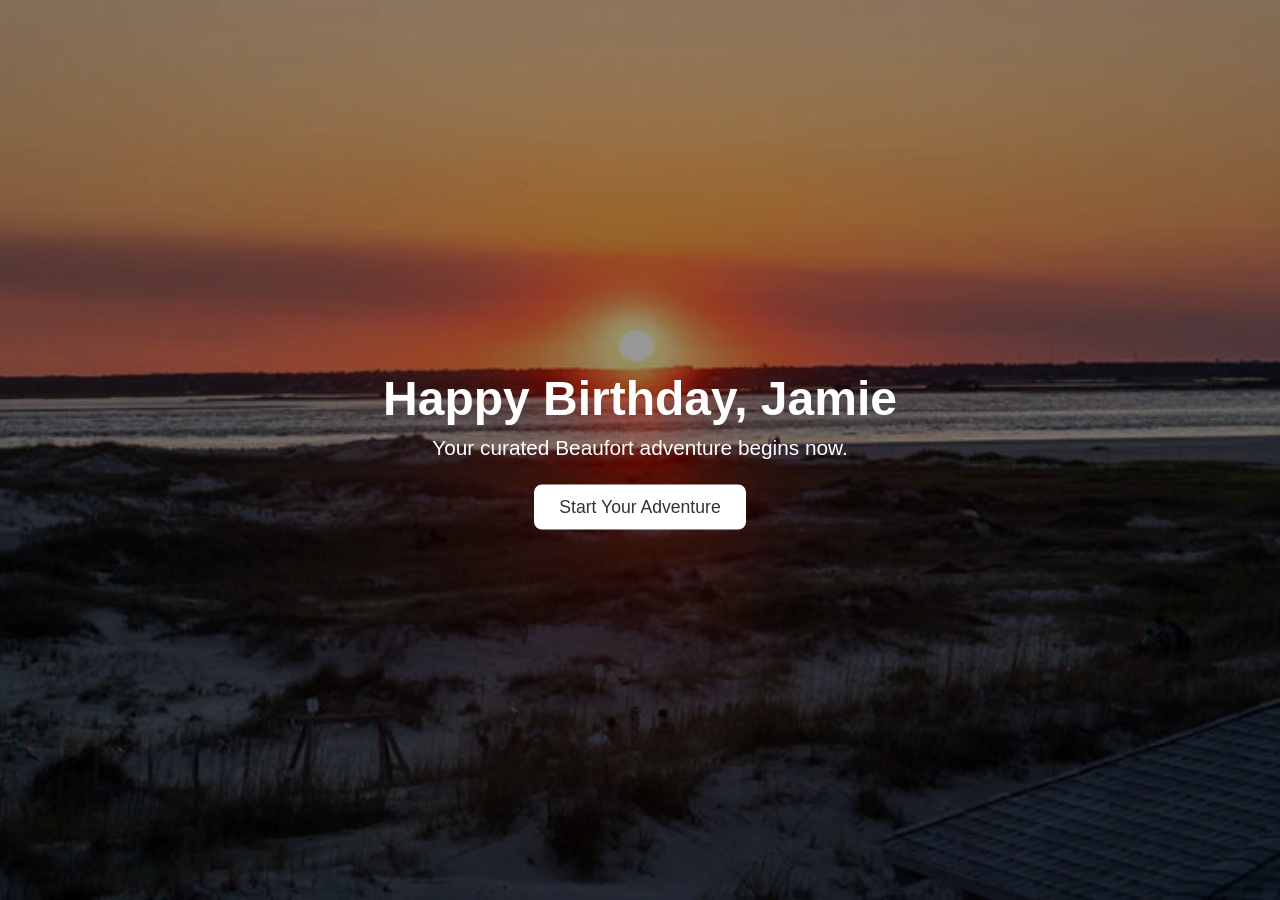
<file: Index.html>
<!DOCTYPE html>
<html lang="en">
<head>
    <meta charset="UTF-8">
    <meta name="viewport" content="width=device-width, initial-scale=1.0">
    <title>Happy Birthday, Jamie</title>
    <link rel="stylesheet" href="style.css">
    <script src="script.js"></script>
</head>

<body>

    <!-- HERO SECTION -->
    <div class="hero">
        <img src="images/beaufort 2.jpg" alt="Sunset Over Sandy Beach" class="hero-img">

        <div class="hero-text">
            <h1>Happy Birthday, Jamie</h1>
            <p>Your curated Beaufort adventure begins now.</p>

            <button class="start-btn" onclick="goNext('arrival.html')">
                Start Your Adventure
            </button>
        </div>
    </div>

</body>
</html>
</file>
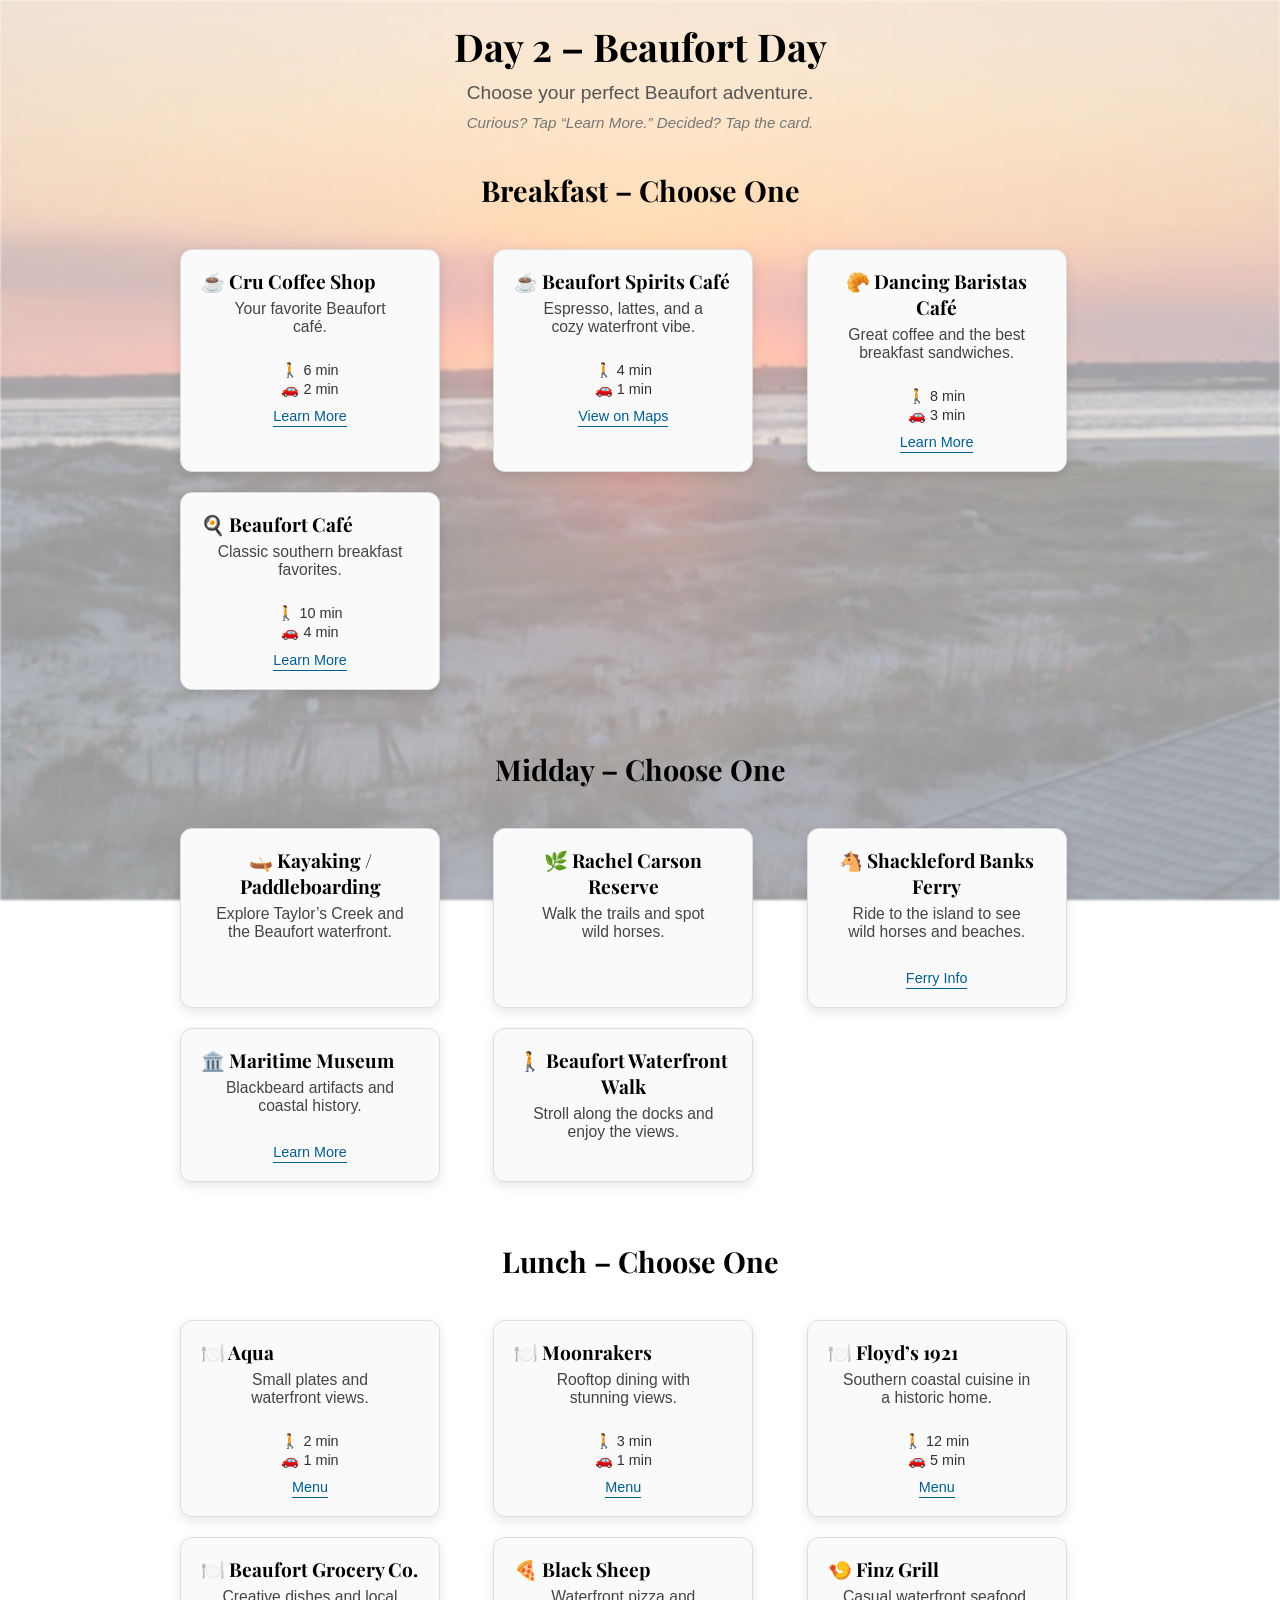
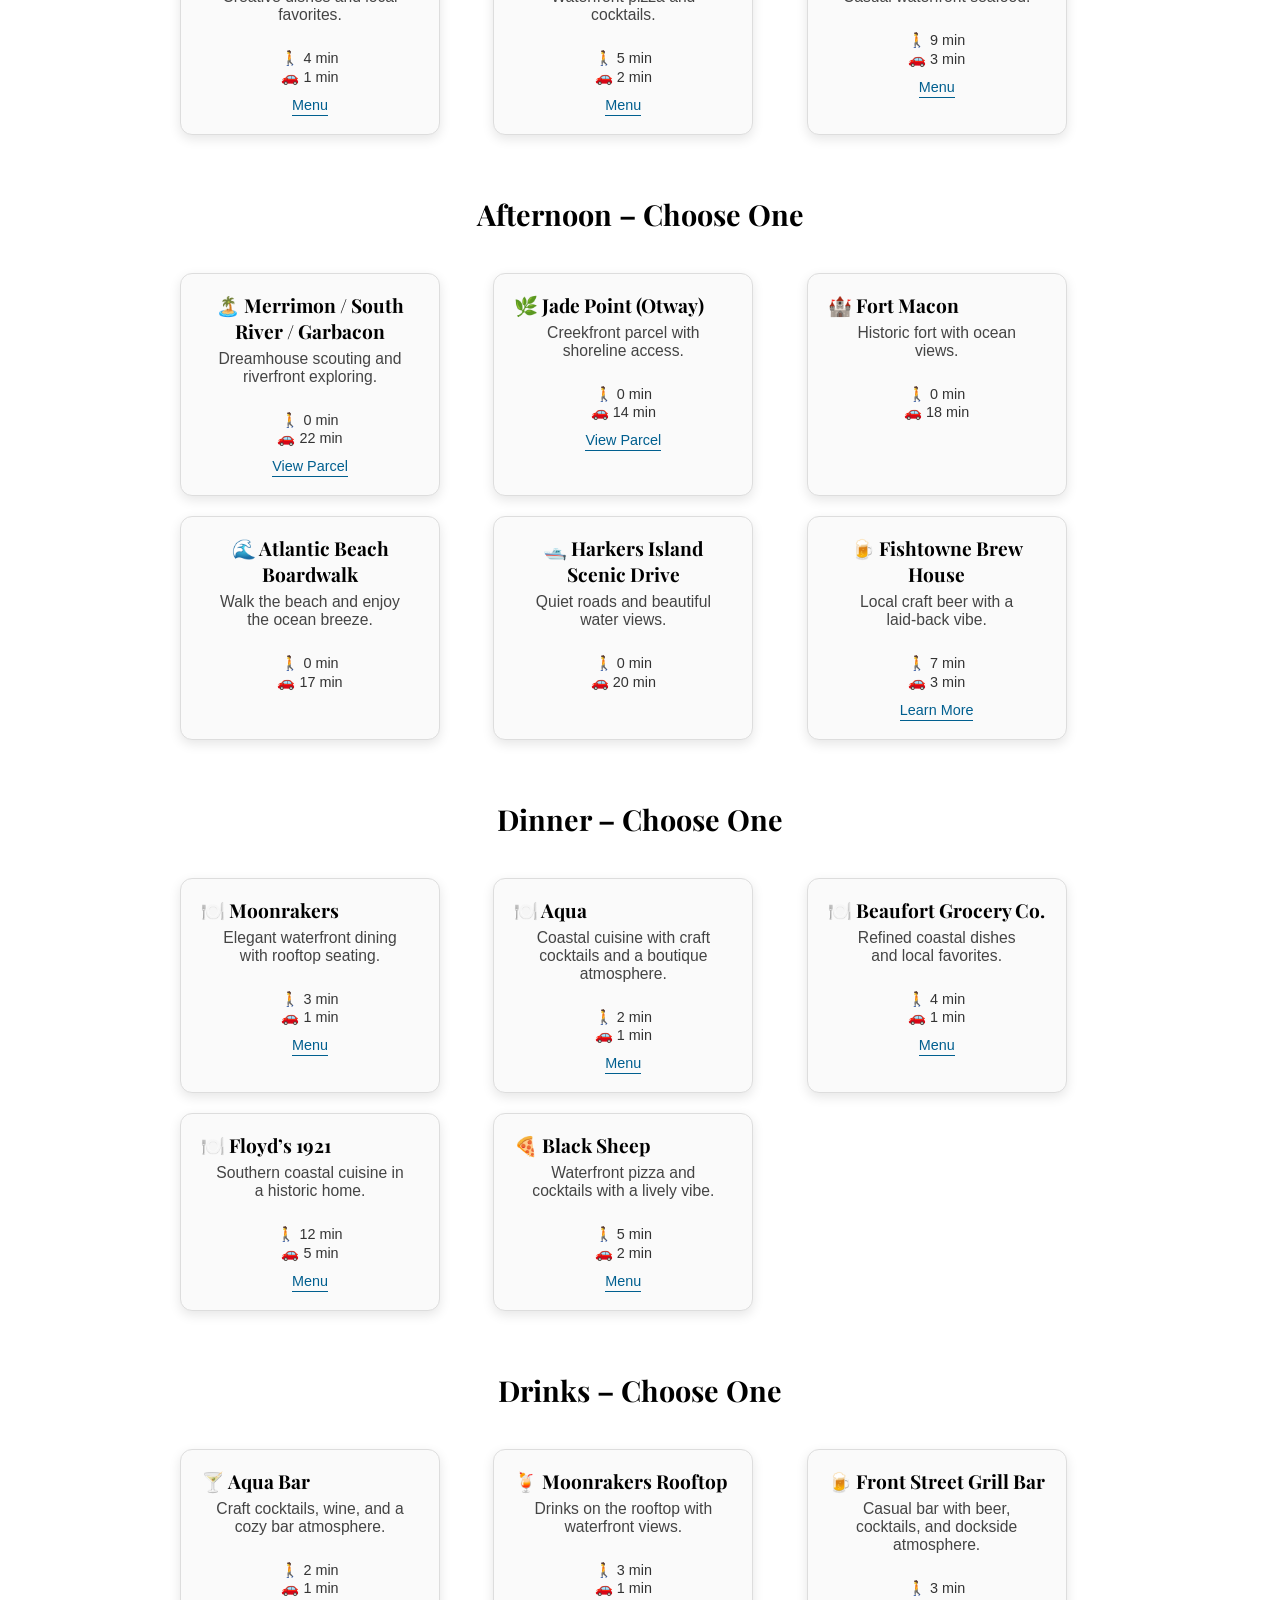
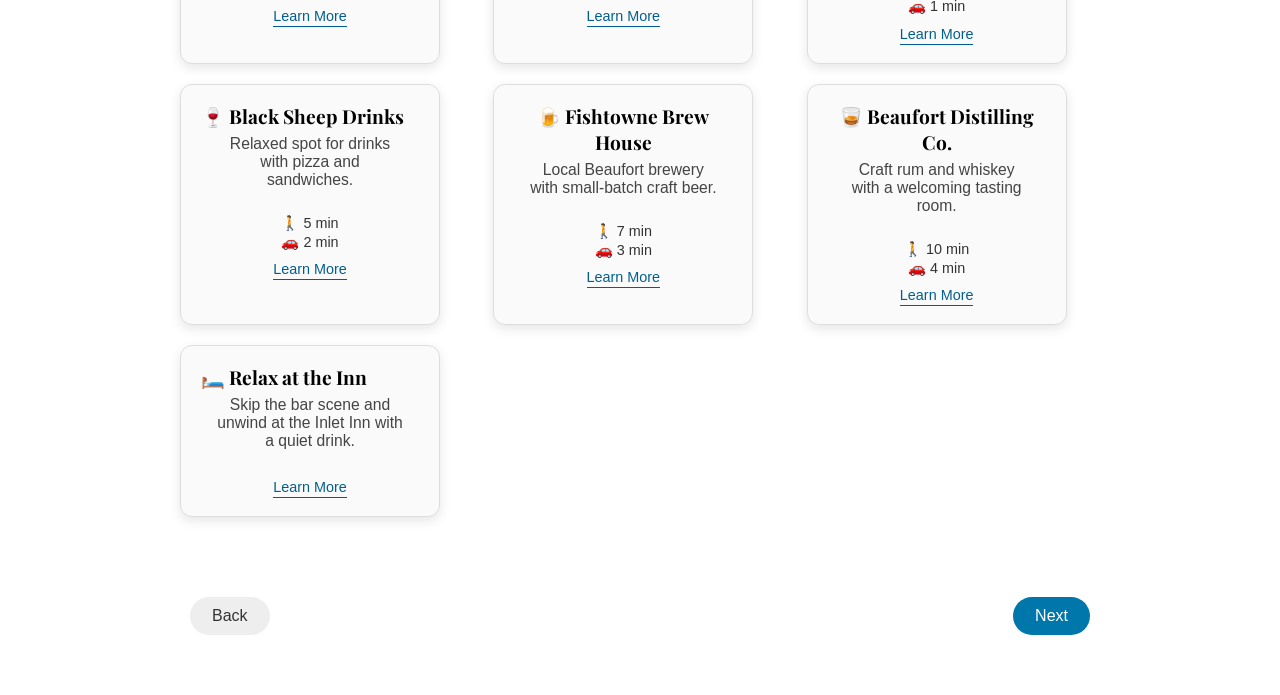
<file: day2.html>
<!DOCTYPE html>
<html lang="en">
<head>
    <meta charset="UTF-8">
    <title>Day 2 – Beaufort Day</title>
    <meta name="viewport" content="width=device-width, initial-scale=1.0">

    <link rel="stylesheet" href="style.css">
    <link href="https://fonts.googleapis.com/css2?family=Playfair+Display:wght@500;700&family=Lato:wght@300;400;700&display=swap" rel="stylesheet">

    <style>
        body {
            font-family: 'Lato', sans-serif;
            margin: 0;
            background: #ffffff;
        }

        /* DAY 2 BACKGROUND — BEAUFORT 2 */
        body::before {
            content: "";
            position: fixed;
            inset: 0;
            background: url('images/beaufort 2.jpg');
            background-size: cover;
            background-position: center;
            opacity: 0.40;
            filter: blur(1px);
            pointer-events: none;
            z-index: -1;
        }

        .page-wrapper {
            max-width: 1000px;
            margin: 0 auto;
            padding: 20px;
            position: relative;
            z-index: 1;
        }

        h1 {
            font-family: 'Playfair Display', serif;
            text-align: center;
            font-size: 2.4rem;
            margin-bottom: 10px;
        }

        .page-subtitle {
            text-align: center;
            color: #555;
            margin-bottom: 10px;
        }

        .instruction-line {
            text-align: center;
            color: #777;
            font-size: 0.95rem;
            margin-bottom: 30px;
            font-style: italic;
        }

        .section {
            margin: 40px 0;
        }

        .section h2 {
            font-family: 'Playfair Display', serif;
            font-size: 1.8rem;
            text-align: center;
            margin-bottom: 10px;
        }

        .choices-container {
            display: grid;
            grid-template-columns: repeat(auto-fit, minmax(260px, 1fr));
            gap: 20px;
            margin-top: 20px;
        }

        .choice-card {
            border-radius: 12px;
            border: 1px solid #ddd;
            padding: 18px 20px;
            background: #fafafa;
            cursor: pointer;
            transition: box-shadow 0.2s ease, transform 0.2s ease;
        }

        .choice-card:hover {
            box-shadow: 0 6px 18px rgba(0,0,0,0.12);
            transform: translateY(-2px);
            background: #ffffff;
        }

        .choice-card.selected {
            border-color: #0077aa;
            box-shadow: 0 0 0 2px rgba(0,119,170,0.25);
            background: #f0fbff;
        }

        .choice-card h3 {
            margin: 0 0 6px 0;
            font-size: 1.2rem;
            font-family: 'Playfair Display', serif;
            display: flex;
            align-items: center;
            gap: 8px;
        }

        .choice-card p {
            margin: 4px 0;
            font-size: 0.98rem;
            color: #444;
        }

        .distance-line {
            margin-top: 10px;
            font-size: 0.9rem;
            color: #333;
            line-height: 1.3;
        }

        .card-link {
            display: inline-block;
            margin-top: 10px;
            font-size: 0.9rem;
            color: #005f8f;
            text-decoration: none;
            border-bottom: 1px solid #005f8f;
            padding-bottom: 2px;
        }

        .card-link:hover {
            color: #003f5f;
            border-bottom-color: #003f5f;
        }

        .nav-buttons {
            text-align: center;
            margin: 40px 0 20px 0;
        }

        .back-btn,
        .next-btn {
            padding: 10px 22px;
            margin: 0 10px;
            border-radius: 24px;
            border: none;
            cursor: pointer;
            font-size: 1rem;
        }

        .back-btn {
            background: #eee;
            color: #333;
        }

        .next-btn {
            background: #0077aa;
            color: #fff;
        }

        #error-message {
            display: none;
            text-align: center;
            color: #b00020;
            margin-bottom: 10px;
            font-size: 0.95rem;
        }
    </style>
</head>

<body>

<div class="page-wrapper">
    <h1>Day 2 – Beaufort Day</h1>
    <p class="page-subtitle">Choose your perfect Beaufort adventure.</p>

    <p class="instruction-line">Curious? Tap “Learn More.” Decided? Tap the card.</p>

    <div id="error-message">
        Please choose <strong>Breakfast</strong>, <strong>Midday</strong>, <strong>Lunch</strong>, <strong>Afternoon</strong>, <strong>Dinner</strong>, and <strong>Drinks</strong> before continuing.
    </div>

    <!-- BREAKFAST -->
    <section class="section" id="breakfast-section">
        <h2>Breakfast – Choose One</h2>

        <div class="choices-container">

            <div class="choice-card" data-section="breakfast" data-choice="Cru Coffee Shop">
                <h3>☕ Cru Coffee Shop</h3>
                <p>Your favorite Beaufort café.</p>
                <div class="distance-line">
                    <span>🚶 6 min</span><br>
                    <span>🚗 2 min</span>
                </div>
                <a class="card-link" href="https://beaufortcru.com/" target="_blank" onclick="event.stopPropagation()">Learn More</a>
            </div>

            <div class="choice-card" data-section="breakfast" data-choice="Beaufort Spirits Cafe">
                <h3>☕ Beaufort Spirits Café</h3>
                <p>Espresso, lattes, and a cozy waterfront vibe.</p>
                <div class="distance-line">
                    <span>🚶 4 min</span><br>
                    <span>🚗 1 min</span>
                </div>
                <a class="card-link"
                   href="https://www.google.com/maps/search/Beaufort+Spirits+Cafe+513+Front+St+Beaufort+NC"
                   target="_blank"
                   onclick="event.stopPropagation()">View on Maps</a>
            </div>

            <div class="choice-card" data-section="breakfast" data-choice="Dancing Baristas">
                <h3>🥐 Dancing Baristas Café</h3>
                <p>Great coffee and the best breakfast sandwiches.</p>
                <div class="distance-line">
                    <span>🚶 8 min</span><br>
                    <span>🚗 3 min</span>
                </div>
                <a class="card-link" href="https://www.facebook.com/dancingbaristas/" target="_blank" onclick="event.stopPropagation()">Learn More</a>
            </div>

            <div class="choice-card" data-section="breakfast" data-choice="Beaufort Cafe Breakfast">
                <h3>🍳 Beaufort Café</h3>
                <p>Classic southern breakfast favorites.</p>
                <div class="distance-line">
                    <span>🚶 10 min</span><br>
                    <span>🚗 4 min</span>
                </div>
                <a class="card-link" href="https://www.facebook.com/beaufortcafe/" target="_blank" onclick="event.stopPropagation()">Learn More</a>
            </div>

        </div>
    </section>

    <!-- MIDDAY -->
    <section class="section" id="midday-section">
        <h2>Midday – Choose One</h2>

        <div class="choices-container">

            <div class="choice-card" data-section="midday" data-choice="Kayaking">
                <h3>🛶 Kayaking / Paddleboarding</h3>
                <p>Explore Taylor’s Creek and the Beaufort waterfront.</p>
            </div>

            <div class="choice-card" data-section="midday" data-choice="Rachel Carson Reserve">
                <h3>🌿 Rachel Carson Reserve</h3>
                <p>Walk the trails and spot wild horses.</p>
            </div>

            <div class="choice-card" data-section="midday" data-choice="Shackleford Ferry">
                <h3>🐴 Shackleford Banks Ferry</h3>
                <p>Ride to the island to see wild horses and beaches.</p>
                <a class="card-link" href="https://islandexpressferryservices.com/" target="_blank" onclick="event.stopPropagation()">Ferry Info</a>
            </div>

            <div class="choice-card" data-section="midday" data-choice="Maritime Museum">
                <h3>🏛️ Maritime Museum</h3>
                <p>Blackbeard artifacts and coastal history.</p>
                <a class="card-link" href="https://www.ncmaritimemuseumbeaufort.com/" target="_blank" onclick="event.stopPropagation()">Learn More</a>
            </div>

            <div class="choice-card" data-section="midday" data-choice="Waterfront Walk">
                <h3>🚶 Beaufort Waterfront Walk</h3>
                <p>Stroll along the docks and enjoy the views.</p>
            </div>

        </div>
    </section>

    <!-- LUNCH -->
    <section class="section" id="lunch-section">
        <h2>Lunch – Choose One</h2>

        <div class="choices-container">

            <div class="choice-card" data-section="lunch" data-choice="Aqua Lunch">
                <h3>🍽️ Aqua</h3>
                <p>Small plates and waterfront views.</p>
                <div class="distance-line">
                    <span>🚶 2 min</span><br>
                    <span>🚗 1 min</span>
                </div>
                <a class="card-link" href="https://aquabeaufort.com/" target="_blank" onclick="event.stopPropagation()">Menu</a>
            </div>

            <div class="choice-card" data-section="lunch" data-choice="Moonrakers Lunch">
                <h3>🍽️ Moonrakers</h3>
                <p>Rooftop dining with stunning views.</p>
                <div class="distance-line">
                    <span>🚶 3 min</span><br>
                    <span>🚗 1 min</span>
                </div>
                <a class="card-link" href="https://moonrakersbeaufort.com/" target="_blank" onclick="event.stopPropagation()">Menu</a>
            </div>

            <div class="choice-card" data-section="lunch" data-choice="Floyds Lunch">
                <h3>🍽️ Floyd’s 1921</h3>
                <p>Southern coastal cuisine in a historic home.</p>
                <div class="distance-line">
                    <span>🚶 12 min</span><br>
                    <span>🚗 5 min</span>
                </div>
                <a class="card-link" href="https://www.floyds1921.com/" target="_blank" onclick="event.stopPropagation()">Menu</a>
            </div>

            <div class="choice-card" data-section="lunch" data-choice="Beaufort Grocery Lunch">
                <h3>🍽️ Beaufort Grocery Co.</h3>
                <p>Creative dishes and local favorites.</p>
                <div class="distance-line">
                    <span>🚶 4 min</span><br>
                    <span>🚗 1 min</span>
                </div>
                <a class="card-link" href="https://www.beaufortgrocery.com/" target="_blank" onclick="event.stopPropagation()">Menu</a>
            </div>

            <div class="choice-card" data-section="lunch" data-choice="Black Sheep Lunch">
                <h3>🍕 Black Sheep</h3>
                <p>Waterfront pizza and cocktails.</p>
                <div class="distance-line">
                    <span>🚶 5 min</span><br>
                    <span>🚗 2 min</span>
                </div>
                <a class="card-link" href="https://blacksheepbeaufort.com/" target="_blank" onclick="event.stopPropagation()">Menu</a>
            </div>

            <div class="choice-card" data-section="lunch" data-choice="Finz Lunch">
                <h3>🍤 Finz Grill</h3>
                <p>Casual waterfront seafood.</p>
                <div class="distance-line">
                    <span>🚶 9 min</span><br>
                    <span>🚗 3 min</span>
                </div>
                <a class="card-link" href="https://www.finzgrill.com/" target="_blank" onclick="event.stopPropagation()">Menu</a>
            </div>

        </div>
    </section>

    <!-- AFTERNOON -->
    <section class="section" id="afternoon-section">
        <h2>Afternoon – Choose One</h2>

        <div class="choices-container">

            <div class="choice-card" data-section="afternoon" data-choice="Merrimon Zillow">
                <h3>🏝️ Merrimon / South River / Garbacon</h3>
                <p>Dreamhouse scouting and riverfront exploring.</p>
                <div class="distance-line">
                    <span>🚶 0 min</span><br>
                    <span>🚗 22 min</span>
                </div>
                <a class="card-link" href="https://www.zillow.com/homedetails/257-Garbacon-Dr-LOT-106-Beaufort-NC-28516/2087961915_zpid/" target="_blank" onclick="event.stopPropagation()">View Parcel</a>
            </div>

            <div class="choice-card" data-section="afternoon" data-choice="Jade Point Zillow">
                <h3>🌿 Jade Point (Otway)</h3>
                <p>Creekfront parcel with shoreline access.</p>
                <div class="distance-line">
                    <span>🚶 0 min</span><br>
                    <span>🚗 14 min</span>
                </div>
                <a class="card-link" href="https://www.zillow.com/homeddetails/122-Jade-St-LOT-27-Beaufort-NC-28516/2087879840_zpid/" target="_blank" onclick="event.stopPropagation()">View Parcel</a>
            </div>

            <div class="choice-card" data-section="afternoon" data-choice="Fort Macon">
                <h3>🏰 Fort Macon</h3>
                <p>Historic fort with ocean views.</p>
                <div class="distance-line">
                    <span>🚶 0 min</span><br>
                    <span>🚗 18 min</span>
                </div>
            </div>

            <div class="choice-card" data-section="afternoon" data-choice="Atlantic Beach Boardwalk">
                <h3>🌊 Atlantic Beach Boardwalk</h3>
                <p>Walk the beach and enjoy the ocean breeze.</p>
                <div class="distance-line">
                    <span>🚶 0 min</span><br>
                    <span>🚗 17 min</span>
                </div>
            </div>

            <div class="choice-card" data-section="afternoon" data-choice="Harkers Island">
                <h3>🛥️ Harkers Island Scenic Drive</h3>
                <p>Quiet roads and beautiful water views.</p>
                <div class="distance-line">
                    <span>🚶 0 min</span><br>
                    <span>🚗 20 min</span>
                </div>
            </div>

            <div class="choice-card" data-section="afternoon" data-choice="Fishtowne Brew House Afternoon">
                <h3>🍺 Fishtowne Brew House</h3>
                <p>Local craft beer with a laid‑back vibe.</p>
                <div class="distance-line">
                    <span>🚶 7 min</span><br>
                    <span>🚗 3 min</span>
                </div>
                <a class="card-link" href="https://www.fishtownebrewhouse.com/" target="_blank" onclick="event.stopPropagation()">Learn More</a>
            </div>
        </div>
    </section>

                        <!-- DINNER -->
    <section class="section" id="dinner-section">
        <h2>Dinner – Choose One</h2>

        <div class="choices-container">

            <div class="choice-card" data-section="dinner" data-choice="Moonrakers Dinner">
                <h3>🍽️ Moonrakers</h3>
                <p>Elegant waterfront dining with rooftop seating.</p>
                <div class="distance-line">
                    <span>🚶 3 min</span><br>
                    <span>🚗 1 min</span>
                </div>
                <a class="card-link" href="https://moonrakersbeaufort.com/" target="_blank" onclick="event.stopPropagation()">Menu</a>
            </div>

            <div class="choice-card" data-section="dinner" data-choice="Aqua Dinner">
                <h3>🍽️ Aqua</h3>
                <p>Coastal cuisine with craft cocktails and a boutique atmosphere.</p>
                <div class="distance-line">
                    <span>🚶 2 min</span><br>
                    <span>🚗 1 min</span>
                </div>
                <a class="card-link" href="https://aquabeaufort.com/" target="_blank" onclick="event.stopPropagation()">Menu</a>
            </div>

            <div class="choice-card" data-section="dinner" data-choice="Beaufort Grocery Dinner">
                <h3>🍽️ Beaufort Grocery Co.</h3>
                <p>Refined coastal dishes and local favorites.</p>
                <div class="distance-line">
                    <span>🚶 4 min</span><br>
                    <span>🚗 1 min</span>
                </div>
                <a class="card-link" href="https://www.beaufortgrocery.com/" target="_blank" onclick="event.stopPropagation()">Menu</a>
            </div>

            <div class="choice-card" data-section="dinner" data-choice="Floyds Dinner">
                <h3>🍽️ Floyd’s 1921</h3>
                <p>Southern coastal cuisine in a historic home.</p>
                <div class="distance-line">
                    <span>🚶 12 min</span><br>
                    <span>🚗 5 min</span>
                </div>
                <a class="card-link" href="https://www.floyds1921.com/" target="_blank" onclick="event.stopPropagation()">Menu</a>
            </div>

            <div class="choice-card" data-section="dinner" data-choice="Black Sheep Dinner">
                <h3>🍕 Black Sheep</h3>
                <p>Waterfront pizza and cocktails with a lively vibe.</p>
                <div class="distance-line">
                    <span>🚶 5 min</span><br>
                    <span>🚗 2 min</span>
                </div>
                <a class="card-link" href="https://blacksheepbeaufort.com/" target="_blank" onclick="event.stopPropagation()">Menu</a>
            </div>

        </div>
    </section>

    <!-- DRINKS -->
    <section class="section" id="drinks-section">
        <h2>Drinks – Choose One</h2>

        <div class="choices-container">

            <div class="choice-card" data-section="drinks" data-choice="Aqua Bar Drinks">
                <h3>🍸 Aqua Bar</h3>
                <p>Craft cocktails, wine, and a cozy bar atmosphere.</p>
                <div class="distance-line">
                    <span>🚶 2 min</span><br>
                    <span>🚗 1 min</span>
                </div>
                <a class="card-link" href="https://aquabeaufort.com/" target="_blank" onclick="event.stopPropagation()">Learn More</a>
            </div>

            <div class="choice-card" data-section="drinks" data-choice="Moonrakers Rooftop Drinks">
                <h3>🍹 Moonrakers Rooftop</h3>
                <p>Drinks on the rooftop with waterfront views.</p>
                <div class="distance-line">
                    <span>🚶 3 min</span><br>
                    <span>🚗 1 min</span>
                </div>
                <a class="card-link" href="https://moonrakersbeaufort.com/" target="_blank" onclick="event.stopPropagation()">Learn More</a>
            </div>

            <div class="choice-card" data-section="drinks" data-choice="Front Street Grill Bar Drinks">
                <h3>🍺 Front Street Grill Bar</h3>
                <p>Casual bar with beer, cocktails, and dockside atmosphere.</p>
                <div class="distance-line">
                    <span>🚶 3 min</span><br>
                    <span>🚗 1 min</span>
                </div>
                <a class="card-link" href="https://frontstreetgrillatstillwater.com/" target="_blank" onclick="event.stopPropagation()">Learn More</a>
            </div>

            <div class="choice-card" data-section="drinks" data-choice="Black Sheep Drinks">
                <h3>🍷 Black Sheep Drinks</h3>
                <p>Relaxed spot for drinks with pizza and sandwiches.</p>
                <div class="distance-line">
                    <span>🚶 5 min</span><br>
                    <span>🚗 2 min</span>
                </div>
                <a class="card-link" href="https://blacksheepbeaufort.com/" target="_blank" onclick="event.stopPropagation()">Learn More</a>
            </div>

            <div class="choice-card" data-section="drinks" data-choice="Fishtowne Brew House Drinks">
                <h3>🍺 Fishtowne Brew House</h3>
                <p>Local Beaufort brewery with small‑batch craft beer.</p>
                <div class="distance-line">
                    <span>🚶 7 min</span><br>
                    <span>🚗 3 min</span>
                </div>
                <a class="card-link" href="https://www.fishtownebrewhouse.com/" target="_blank" onclick="event.stopPropagation()">Learn More</a>
            </div>

            <div class="choice-card" data-section="drinks" data-choice="Beaufort Distilling Drinks">
                <h3>🥃 Beaufort Distilling Co.</h3>
                <p>Craft rum and whiskey with a welcoming tasting room.</p>
                <div class="distance-line">
                    <span>🚶 10 min</span><br>
                    <span>🚗 4 min</span>
                </div>
                <a class="card-link" href="https://www.beaufortdistilling.com/" target="_blank" onclick="event.stopPropagation()">Learn More</a>
            </div>

            <div class="choice-card" data-section="drinks" data-choice="Relax at the Inn Drinks">
                <h3>🛏️ Relax at the Inn</h3>
                <p>Skip the bar scene and unwind at the Inlet Inn with a quiet drink.</p>
                <a class="card-link" href="https://inlet-inn.com/features-amenities/" target="_blank" onclick="event.stopPropagation()">Learn More</a>
            </div>

        </div>
    </section>

    <div class="nav-buttons">
        <button class="back-btn" onclick="goBack('dinner-and-drinks.html')">Back</button>
        <button class="next-btn" onclick="validateAndNext()">Next</button>
    </div>
</div>

<script>
    const cards = document.querySelectorAll('.choice-card');

    cards.forEach(card => {
        card.addEventListener('click', function (e) {
            if (e.target.closest('.card-link')) return;

            const section = this.dataset.section;
            const choice = this.dataset.choice;

            document.querySelectorAll(`.choice-card[data-section="${section}"]`)
                .forEach(c => c.classList.remove('selected'));

            this.classList.add('selected');

            localStorage.setItem(`day2-${section}`, choice);
            document.getElementById('error-message').style.display = 'none';
        });
    });

    function validateAndNext() {
        const requiredSections = [
            'breakfast',
            'midday',
            'lunch',
            'afternoon',
            'dinner',
            'drinks'
        ];

        let missing = [];

        requiredSections.forEach(section => {
            const choice = localStorage.getItem(`day2-${section}`);
            if (!choice) missing.push(section);
        });

        if (missing.length > 0) {
            const error = document.getElementById('error-message');
            error.style.display = 'block';

            const firstMissing = missing[0];
            const sectionElement = document.getElementById(`${firstMissing}-section`);
            if (sectionElement) {
                sectionElement.scrollIntoView({ behavior: 'smooth' });
            }
            return;
        }

        window.location.href = 'day3.html';
    }

    function goBack(page) {
        window.location.href = page;
    }
</script>

</body>
</html>
</file>
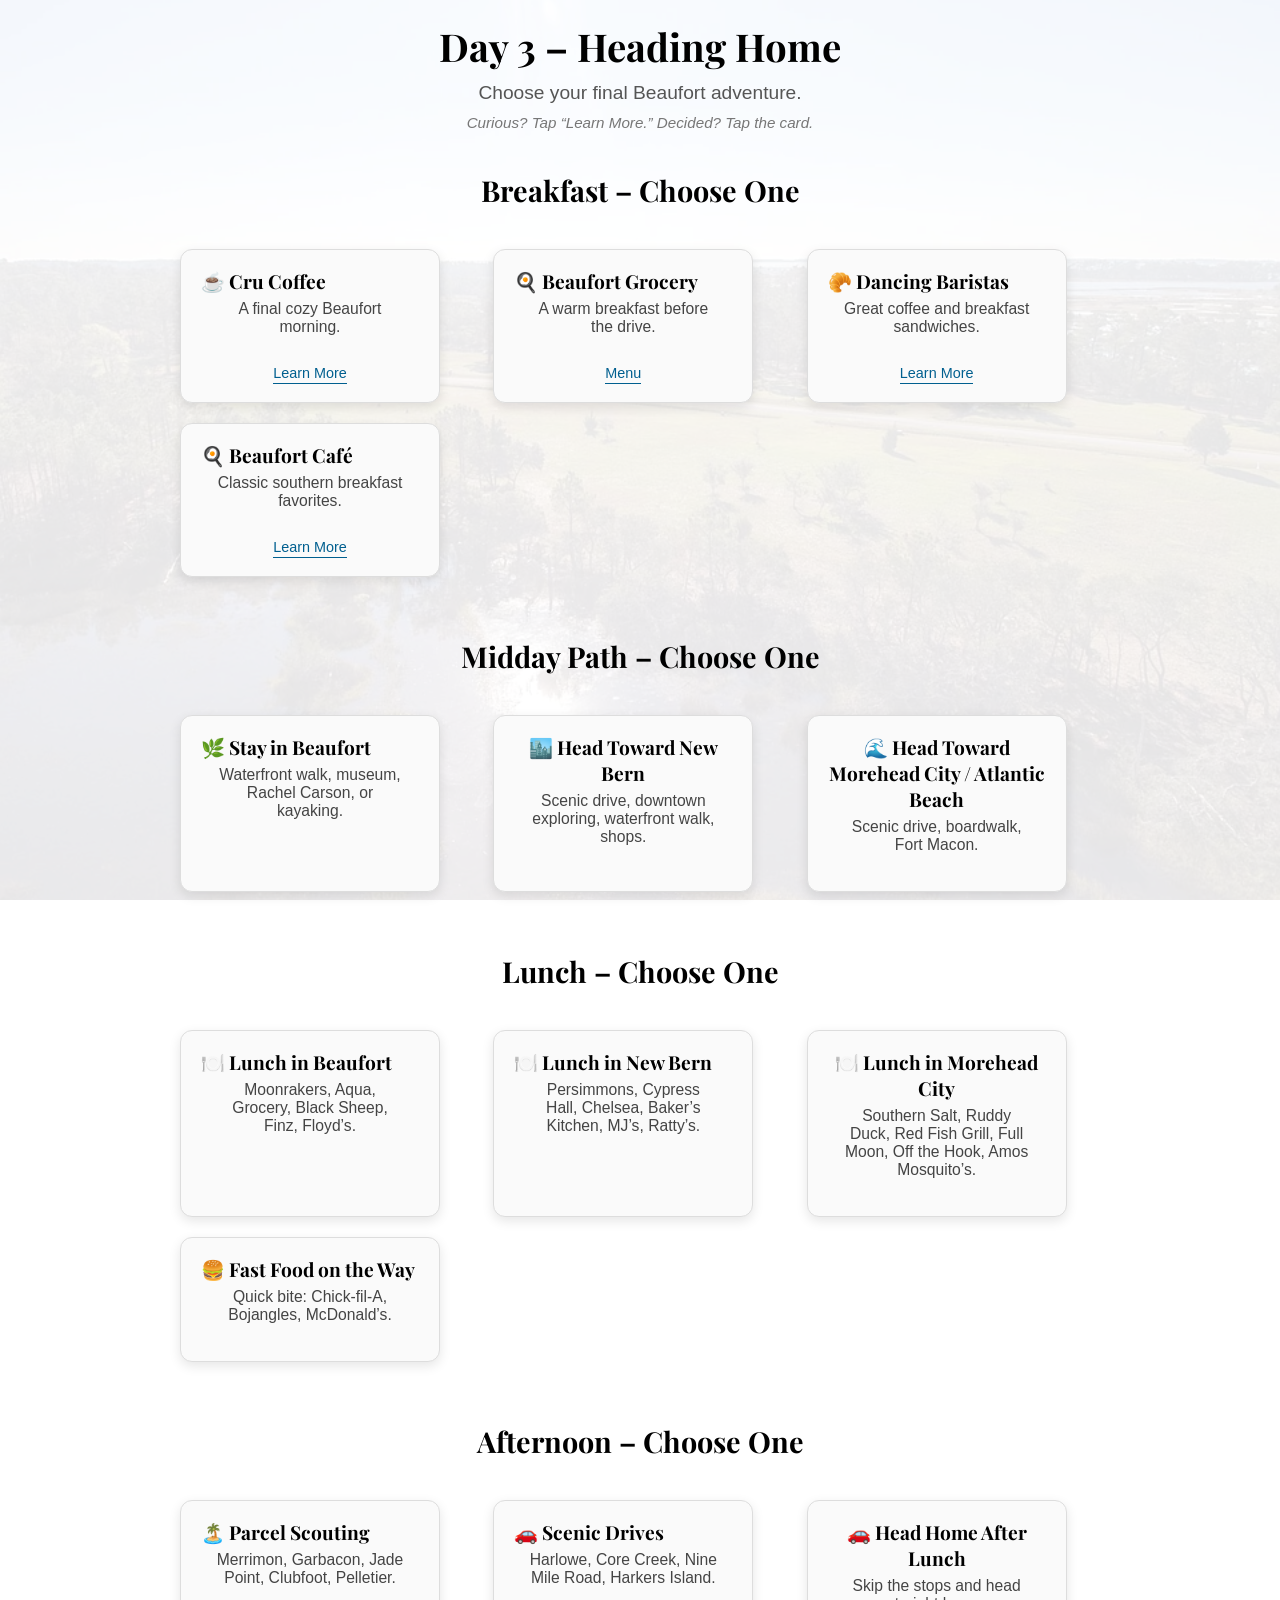
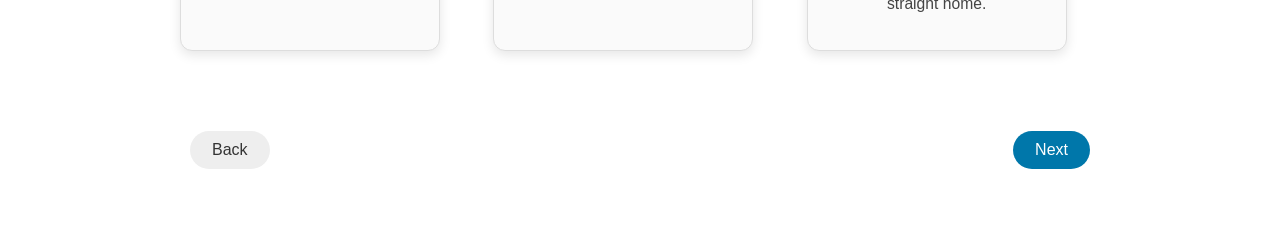
<file: day3.html>
<!DOCTYPE html>
<html lang="en">
<head>
    <meta charset="UTF-8">
    <title>Day 3 – Heading Home</title>
    <meta name="viewport" content="width=device-width, initial-scale=1.0">

    <link rel="stylesheet" href="style.css">
    <link href="https://fonts.googleapis.com/css2?family=Playfair+Display:wght@500;700&family=Lato:wght@300;400;700&display=swap" rel="stylesheet">

    <style>
        body {
            font-family: 'Lato', sans-serif;
            margin: 0;
            background: #ffffff;
        }

        body::before {
            content: "";
            position: fixed;
            inset: 0;
            background: url('images/Jade St Beaufort 1.jpg.webp');
            background-size: cover;
            background-position: center;
            opacity: 0.10;
            pointer-events: none;
        }

        .page-wrapper {
            max-width: 1000px;
            margin: 0 auto;
            padding: 20px;
            position: relative;
            z-index: 1;
        }

        h1 {
            font-family: 'Playfair Display', serif;
            text-align: center;
            font-size: 2.4rem;
            margin-bottom: 10px;
        }

        .page-subtitle {
            text-align: center;
            color: #555;
            margin-bottom: 10px;
        }

        .instruction-line {
            text-align: center;
            color: #777;
            font-size: 0.95rem;
            margin-bottom: 30px;
            font-style: italic;
        }

        .section {
            margin: 40px 0;
        }

        .section h2 {
            font-family: 'Playfair Display', serif;
            font-size: 1.8rem;
            text-align: center;
            margin-bottom: 10px;
        }

        .choices-container {
            display: grid;
            grid-template-columns: repeat(auto-fit, minmax(260px, 1fr));
            gap: 20px;
            margin-top: 20px;
        }

        .choice-card {
            border-radius: 12px;
            border: 1px solid #ddd;
            padding: 18px 20px;
            background: #fafafa;
            cursor: pointer;
            transition: box-shadow 0.2s ease, transform 0.2s ease;
        }

        .choice-card:hover {
            box-shadow: 0 6px 18px rgba(0,0,0,0.12);
            transform: translateY(-2px);
            background: #ffffff;
        }

        .choice-card.selected {
            border-color: #0077aa;
            box-shadow: 0 0 0 2px rgba(0,119,170,0.25);
            background: #f0fbff;
        }

        .choice-card h3 {
            margin: 0 0 6px 0;
            font-size: 1.2rem;
            font-family: 'Playfair Display', serif;
            display: flex;
            align-items: center;
            gap: 8px;
        }

        .choice-card p {
            margin: 4px 0;
            font-size: 0.98rem;
            color: #444;
        }

        .card-link {
            display: inline-block;
            margin-top: 10px;
            font-size: 0.9rem;
            color: #005f8f;
            text-decoration: none;
            border-bottom: 1px solid #005f8f;
            padding-bottom: 2px;
        }

        .card-link:hover {
            color: #003f5f;
            border-bottom-color: #003f5f;
        }

        .nav-buttons {
            text-align: center;
            margin: 40px 0 20px 0;
        }

        .back-btn,
        .next-btn {
            padding: 10px 22px;
            margin: 0 10px;
            border-radius: 24px;
            border: none;
            cursor: pointer;
            font-size: 1rem;
        }

        .back-btn {
            background: #eee;
            color: #333;
        }

        .next-btn {
            background: #0077aa;
            color: #fff;
        }

        #error-message {
            display: none;
            text-align: center;
            color: #b00020;
            margin-bottom: 10px;
            font-size: 0.95rem;
        }
    </style>
</head>
<body>

<div class="page-wrapper">
    <h1>Day 3 – Heading Home</h1>
    <p class="page-subtitle">Choose your final Beaufort adventure.</p>

    <p class="instruction-line">Curious? Tap “Learn More.” Decided? Tap the card.</p>

    <div id="error-message">
        Please choose <strong>Breakfast</strong>, <strong>Midday Path</strong>, <strong>Lunch</strong>, and <strong>Afternoon</strong> before continuing.
    </div>

    <!-- BREAKFAST -->
    <section class="section" id="breakfast-section">
        <h2>Breakfast – Choose One</h2>

        <div class="choices-container">

            <div class="choice-card" data-section="breakfast" data-choice="Cru Coffee">
                <h3>☕ Cru Coffee</h3>
                <p>A final cozy Beaufort morning.</p>
                <a class="card-link" href="https://beaufortcru.com/" target="_blank" onclick="event.stopPropagation()">Learn More</a>
            </div>

            <div class="choice-card" data-section="breakfast" data-choice="Beaufort Grocery Breakfast">
                <h3>🍳 Beaufort Grocery</h3>
                <p>A warm breakfast before the drive.</p>
                <a class="card-link" href="https://www.beaufortgrocery.com/" target="_blank" onclick="event.stopPropagation()">Menu</a>
            </div>

            <div class="choice-card" data-section="breakfast" data-choice="Dancing Baristas Breakfast">
                <h3>🥐 Dancing Baristas</h3>
                <p>Great coffee and breakfast sandwiches.</p>
                <a class="card-link" href="https://www.facebook.com/dancingbaristas/" target="_blank" onclick="event.stopPropagation()">Learn More</a>
            </div>

            <div class="choice-card" data-section="breakfast" data-choice="Beaufort Cafe Breakfast">
                <h3>🍳 Beaufort Café</h3>
                <p>Classic southern breakfast favorites.</p>
                <a class="card-link" href="https://www.facebook.com/beaufortcafe/" target="_blank" onclick="event.stopPropagation()">Learn More</a>
            </div>

        </div>
    </section>

    <!-- MIDDAY PATHWAYS -->
    <section class="section" id="midday-section">
        <h2>Midday Path – Choose One</h2>

        <div class="choices-container">

            <div class="choice-card" data-section="midday" data-choice="Stay in Beaufort">
                <h3>🌿 Stay in Beaufort</h3>
                <p>Waterfront walk, museum, Rachel Carson, or kayaking.</p>
            </div>

            <div class="choice-card" data-section="midday" data-choice="Head to New Bern">
                <h3>🏙️ Head Toward New Bern</h3>
                <p>Scenic drive, downtown exploring, waterfront walk, shops.</p>
            </div>

            <div class="choice-card" data-section="midday" data-choice="Head to Morehead City">
                <h3>🌊 Head Toward Morehead City / Atlantic Beach</h3>
                <p>Scenic drive, boardwalk, Fort Macon.</p>
            </div>

        </div>
    </section>

    <!-- LUNCH -->
    <section class="section" id="lunch-section">
        <h2>Lunch – Choose One</h2>

        <div class="choices-container">

            <div class="choice-card" data-section="lunch" data-choice="Beaufort Lunch">
                <h3>🍽️ Lunch in Beaufort</h3>
                <p>Moonrakers, Aqua, Grocery, Black Sheep, Finz, Floyd’s.</p>
            </div>

            <div class="choice-card" data-section="lunch" data-choice="New Bern Lunch">
                <h3>🍽️ Lunch in New Bern</h3>
                <p>Persimmons, Cypress Hall, Chelsea, Baker’s Kitchen, MJ’s, Ratty’s.</p>
            </div>

            <div class="choice-card" data-section="lunch" data-choice="Morehead Lunch">
                <h3>🍽️ Lunch in Morehead City</h3>
                <p>Southern Salt, Ruddy Duck, Red Fish Grill, Full Moon, Off the Hook, Amos Mosquito’s.</p>
            </div>

            <div class="choice-card" data-section="lunch" data-choice="Fast Food Lunch">
                <h3>🍔 Fast Food on the Way</h3>
                <p>Quick bite: Chick‑fil‑A, Bojangles, McDonald’s.</p>
            </div>

        </div>
    </section>

    <!-- AFTERNOON -->
    <section class="section" id="afternoon-section">
        <h2>Afternoon – Choose One</h2>

        <div class="choices-container">

            <div class="choice-card" data-section="afternoon" data-choice="Parcel Scouting">
                <h3>🏝️ Parcel Scouting</h3>
                <p>Merrimon, Garbacon, Jade Point, Clubfoot, Pelletier.</p>
            </div>

            <div class="choice-card" data-section="afternoon" data-choice="Scenic Drives">
                <h3>🚗 Scenic Drives</h3>
                <p>Harlowe, Core Creek, Nine Mile Road, Harkers Island.</p>
            </div>

            <div class="choice-card" data-section="afternoon" data-choice="Head Home After Lunch">
                <h3>🚗 Head Home After Lunch</h3>
                <p>Skip the stops and head straight home.</p>
            </div>

        </div>
    </section>

    <div class="nav-buttons">
        <button class="back-btn" onclick="goBack('day2.html')">Back</button>
        <button class="next-btn" onclick="validateAndNext()">Next</button>
    </div>
</div>

<script>
    const cards = document.querySelectorAll('.choice-card');

    cards.forEach(card => {
        card.addEventListener('click', function (e) {
            if (e.target.closest('.card-link')) return;

            const section = this.dataset.section;
            const choice = this.dataset.choice;

            document.querySelectorAll(`.choice-card[data-section="${section}"]`)
                .forEach(c => c.classList.remove('selected'));

            this.classList.add('selected');

            localStorage.setItem(`day3-${section}`, choice);
            document.getElementById('error-message').style.display = 'none';
        });
    });

    function validateAndNext() {
        const breakfast = localStorage.getItem('day3-breakfast');
        const midday = localStorage.getItem('day3-midday');
        const lunch = localStorage.getItem('day3-lunch');
        const afternoon = localStorage.getItem('day3-afternoon');

        if (!breakfast || !midday || !lunch || !afternoon) {
            const error = document.getElementById('error-message');
            error.style.display = 'block';

            if (!breakfast) {
                document.getElementById('breakfast-section').scrollIntoView({ behavior: 'smooth' });
            } else if (!midday) {
                document.getElementById('midday-section').scrollIntoView({ behavior: 'smooth' });
            } else if (!lunch) {
                document.getElementById('lunch-section').scrollIntoView({ behavior: 'smooth' });
            } else if (!afternoon) {
                document.getElementById('afternoon-section').scrollIntoView({ behavior: 'smooth' });
            }
            return;
        }

        window.location.href = 'itinerary.html';
    }

    function goBack(page) {
        window.location.href = page;
    }
</script>

</body>
</html>
</file>
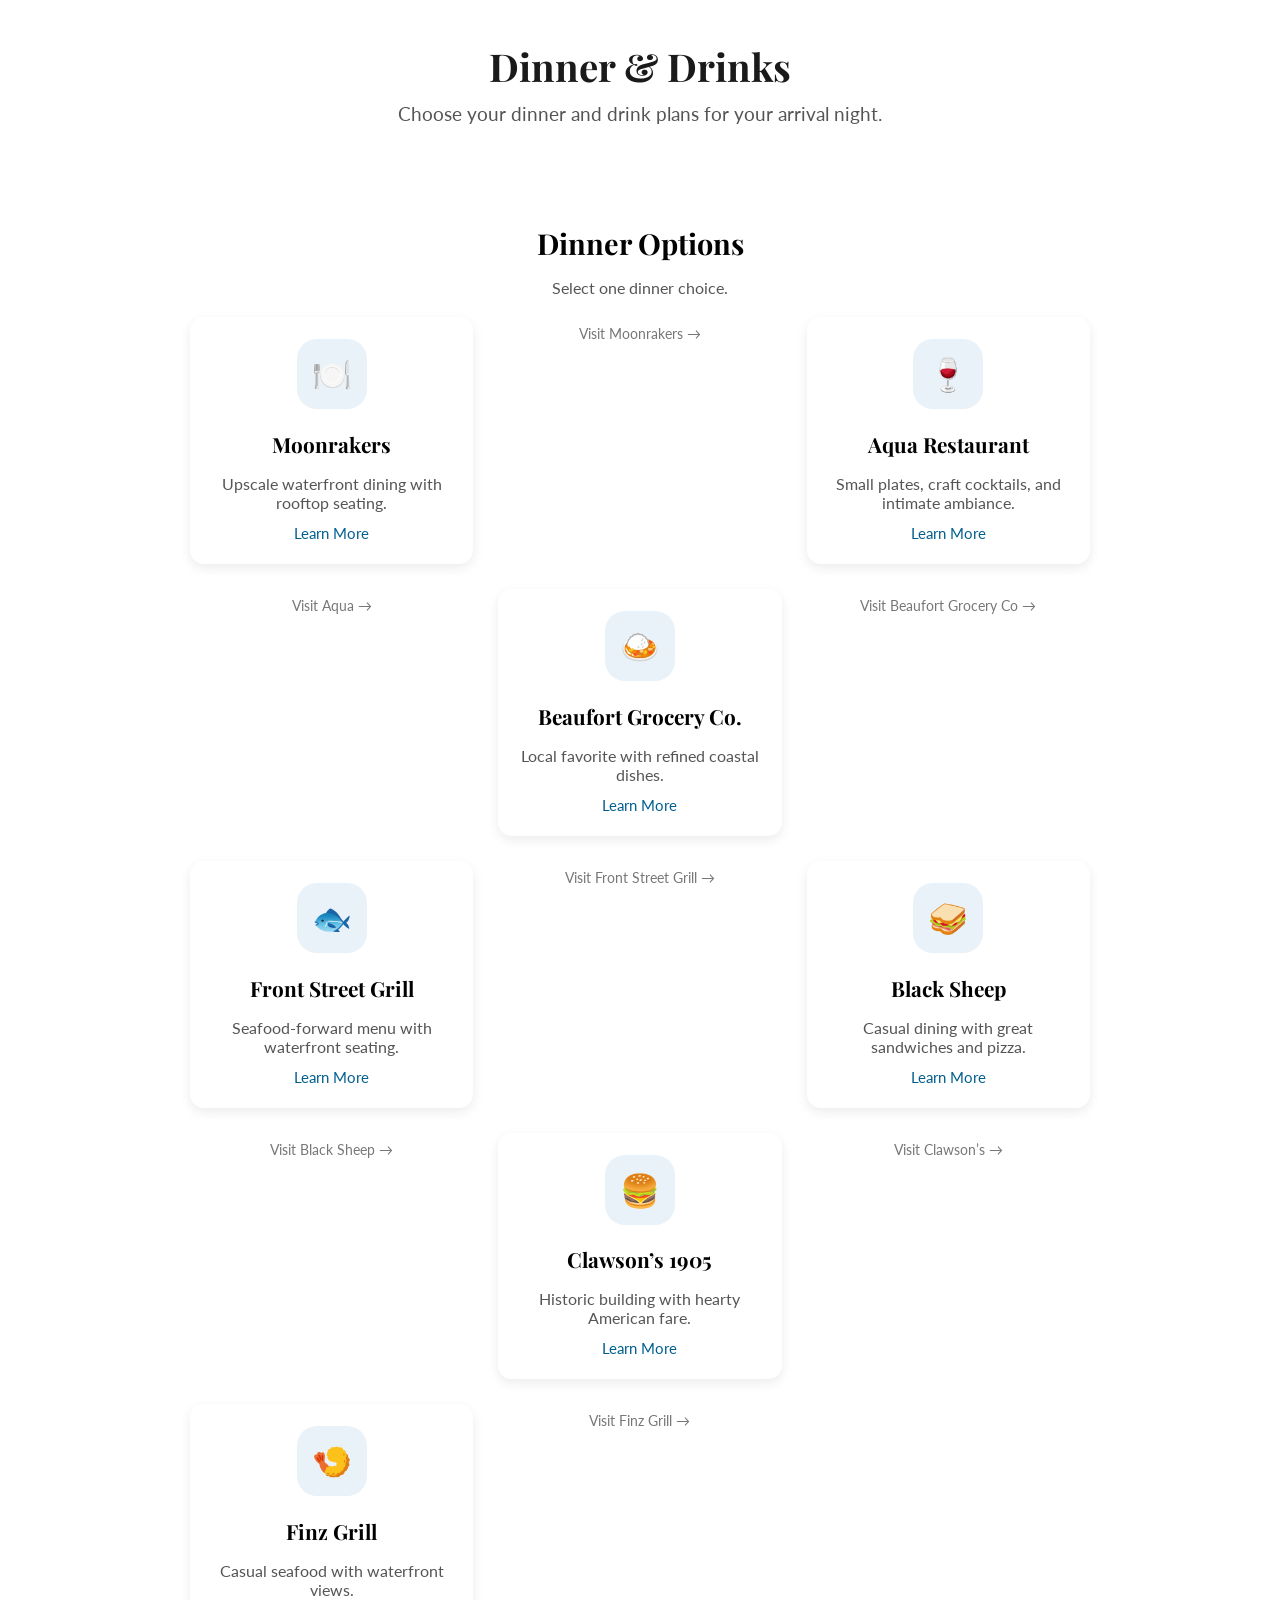
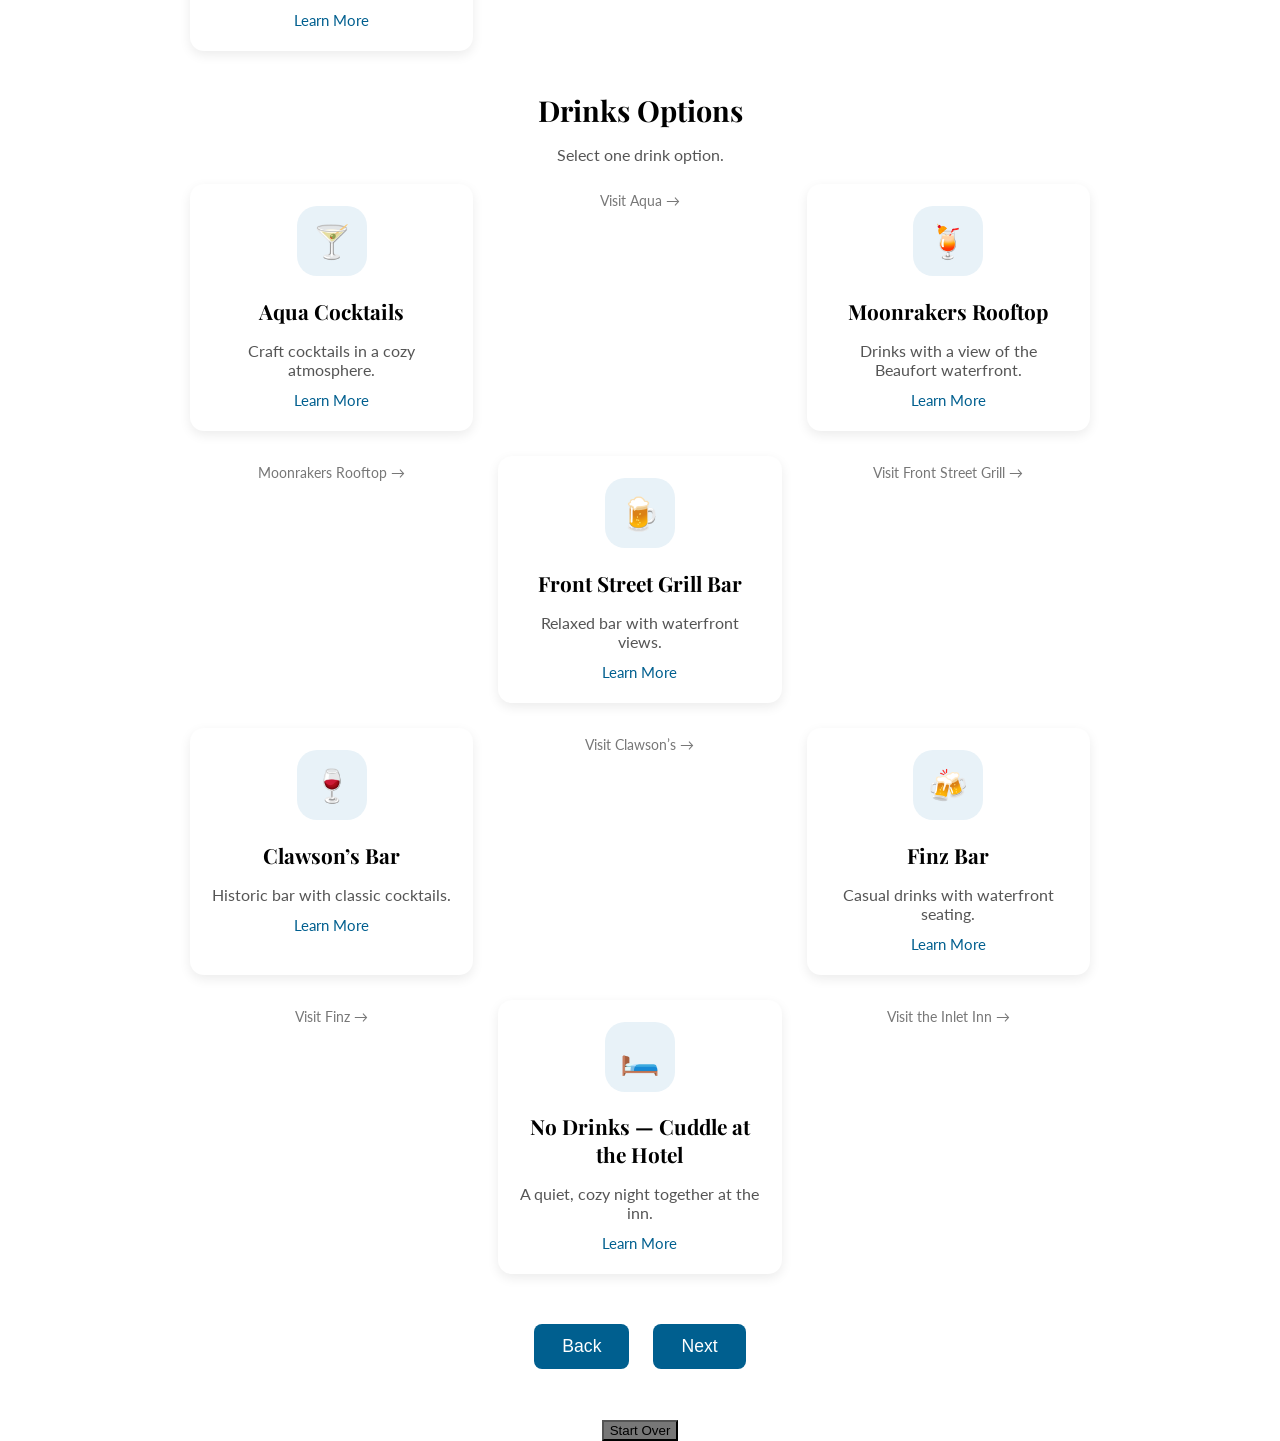
<file: dinner + drinks.html>
<!DOCTYPE html>
<html lang="en">
<head>
    <meta charset="UTF-8">
    <meta name="viewport" content="width=device-width, initial-scale=1.0">
    <title>Dinner & Drinks — Arrival Night</title>

    <!-- Boutique Fonts -->
    <link href="https://fonts.googleapis.com/css2?family=Playfair+Display:wght@500;700&family=Lato:wght@300;400;700&display=swap" rel="stylesheet">

    <style>
        body {
            font-family: 'Lato', sans-serif;
            background: #ffffff;
            margin: 0;
            padding: 0;
        }

        /* HEADER */
        .page-header {
            padding: 40px 20px;
            text-align: center;
        }

        .page-header h1 {
            font-family: 'Playfair Display', serif;
            font-size: 2.4rem;
            margin: 0;
            color: #1a1a1a;
        }

        .page-header p {
            font-size: 1.2rem;
            margin-top: 10px;
            color: #555;
        }

        /* SECTION */
        .section {
            max-width: 900px;
            margin: 40px auto;
            padding: 0 20px;
        }

        .section h2 {
            font-family: 'Playfair Display', serif;
            font-size: 1.8rem;
            margin-bottom: 10px;
            text-align: center;
        }

        .section p {
            text-align: center;
            margin-bottom: 20px;
            color: #555;
        }

        /* CARD GRID */
        .choices-container {
            display: grid;
            grid-template-columns: repeat(auto-fit, minmax(260px, 1fr));
            gap: 25px;
            margin-top: 20px;
        }

        /* CARD */
        .choice-card {
            position: relative;
            background: #ffffff;
            border-radius: 14px;
            padding: 20px;
            box-shadow: 0 4px 12px rgba(0,0,0,0.08);
            cursor: pointer;
            transition: transform 0.2s ease, box-shadow 0.2s ease, border 0.2s ease;
            border: 2px solid transparent;
        }

        .choice-card.selected {
            border: 2px solid #0077c2;
            background: #f2f8fc;
        }

        .choice-card:hover {
            transform: translateY(-4px);
            box-shadow: 0 6px 16px rgba(0,0,0,0.12);
        }

        /* CHECKMARK */
        .checkmark {
            position: absolute;
            top: 10px;
            right: 10px;
            background: #0077c2;
            color: #fff;
            width: 26px;
            height: 26px;
            border-radius: 50%;
            display: none;
            align-items: center;
            justify-content: center;
            font-size: 1rem;
        }

        .choice-card.selected .checkmark {
            display: flex;
        }

        /* APP TILE ICON */
        .app-icon {
            width: 70px;
            height: 70px;
            border-radius: 20px;
            background: #e8f2f8;
            display: flex;
            align-items: center;
            justify-content: center;
            font-size: 2rem;
            margin: 0 auto 15px auto;
            color: #333;
        }

        .choice-card h3 {
            font-family: 'Playfair Display', serif;
            font-size: 1.3rem;
            margin-bottom: 8px;
            text-align: center;
        }

        .choice-card p {
            font-size: 1rem;
            text-align: center;
            color: #555;
            margin-bottom: 12px;
        }

        /* INTERNAL LINK */
        .card-link {
            display: block;
            text-align: center;
            font-size: 0.95rem;
            color: #005f8f;
            text-decoration: none;
            margin-top: 10px;
        }

        .card-link:hover {
            color: #003f5f;
        }

        /* EXTERNAL LINK */
        .external-link {
            display: block;
            text-align: center;
            margin-top: 8px;
            font-size: 0.9rem;
            color: #777;
            text-decoration: none;
        }

        .external-link:hover {
            color: #444;
        }

        /* ERROR MESSAGE */
        .error-message {
            text-align: center;
            color: #b30000;
            font-size: 1rem;
            margin-top: 20px;
            display: none;
        }

        /* NAV BUTTONS */
        .nav-buttons {
            text-align: center;
            margin: 50px 0;
        }

        .nav-buttons button {
            padding: 12px 28px;
            font-size: 1.1rem;
            border: none;
            border-radius: 8px;
            cursor: pointer;
            margin: 0 10px;
            background: #005f8f;
            color: #fff;
            transition: background 0.2s ease;
        }

        .nav-buttons button:hover {
            background: #003f5f;
        }

        /* START OVER */
        .start-over {
            text-align: center;
            margin-top: 20px;
        }

        .start-over button {
            background: #777;
        }

        .start-over button:hover {
            background: #555;
        }
    </style>
</head>

<body>

    <!-- HEADER -->
    <div class="page-header">
        <h1>Dinner & Drinks</h1>
        <p>Choose your dinner and drink plans for your arrival night.</p>
    </div>

    <!-- DINNER SECTION -->
    <div class="section" id="dinner-section">
        <h2>Dinner Options</h2>
        <p>Select one dinner choice.</p>

        <div class="choices-container">

            <!-- Moonrakers -->
            <div class="choice-card" data-section="dinner" data-choice="Moonrakers">
                <div class="checkmark">✔</div>
                <div class="app-icon">🍽️</div>
                <h3>Moonrakers</h3>
                <p>Upscale waterfront dining with rooftop seating.</p>
                <a class="card-link" href="https://moonrakersbeaufort.com" target="_blank">Learn More</a>
            </div>
            <a class="external-link" href="https://moonrakersbeaufort.com" target="_blank">Visit Moonrakers →</a>

            <!-- Aqua -->
            <div class="choice-card" data-section="dinner" data-choice="Aqua Restaurant">
                <div class="checkmark">✔</div>
                <div class="app-icon">🍷</div>
                <h3>Aqua Restaurant</h3>
                <p>Small plates, craft cocktails, and intimate ambiance.</p>
                <a class="card-link" href="https://aquarestaurant.com" target="_blank">Learn More</a>
            </div>
            <a class="external-link" href="https://aquarestaurant.com" target="_blank">Visit Aqua →</a>

            <!-- Beaufort Grocery -->
            <div class="choice-card" data-section="dinner" data-choice="Beaufort Grocery Co">
                <div class="checkmark">✔</div>
                <div class="app-icon">🍛</div>
                <h3>Beaufort Grocery Co.</h3>
                <p>Local favorite with refined coastal dishes.</p>
                <a class="card-link" href="https://beaufortgrocery.com" target="_blank">Learn More</a>
            </div>
            <a class="external-link" href="https://beaufortgrocery.com" target="_blank">Visit Beaufort Grocery Co →</a>

            <!-- Front Street Grill -->
            <div class="choice-card" data-section="dinner" data-choice="Front Street Grill">
                <div class="checkmark">✔</div>
                <div class="app-icon">🐟</div>
                <h3>Front Street Grill</h3>
                <p>Seafood-forward menu with waterfront seating.</p>
                <a class="card-link" href="https://frontstreetgrill.com" target="_blank">Learn More</a>
            </div>
            <a class="external-link" href="https://frontstreetgrill.com" target="_blank">Visit Front Street Grill →</a>

            <!-- Black Sheep -->
            <div class="choice-card" data-section="dinner" data-choice="Black Sheep">
                <div class="checkmark">✔</div>
                <div class="app-icon">🥪</div>
                <h3>Black Sheep</h3>
                <p>Casual dining with great sandwiches and pizza.</p>
                <a class="card-link" href="https://blacksheepbeaufort.com" target="_blank">Learn More</a>
            </div>
            <a class="external-link" href="https://blacksheepbeaufort.com" target="_blank">Visit Black Sheep →</a>

            <!-- Clawson's -->
            <div class="choice-card" data-section="dinner" data-choice="Clawsons">
                <div class="checkmark">✔</div>
                <div class="app-icon">🍔</div>
                <h3>Clawson’s 1905</h3>
                <p>Historic building with hearty American fare.</p>
                <a class="card-link" href="https://clawsons1905.com" target="_blank">Learn More</a>
            </div>
            <a class="external-link" href="https://clawsons1905.com" target="_blank">Visit Clawson’s →</a>

            <!-- Finz Grill -->
            <div class="choice-card" data-section="dinner" data-choice="Finz Grill">
                <div class="checkmark">✔</div>
                <div class="app-icon">🍤</div>
                <h3>Finz Grill</h3>
                <p>Casual seafood with waterfront views.</p>
                <a class="card-link" href="https://finzbeaufort.com" target="_blank">Learn More</a>
            </div>
            <a class="external-link" href="https://finzbeaufort.com" target="_blank">Visit Finz Grill →</a>

        </div>
    </div>

    <!-- DRINKS SECTION -->
    <div class="section" id="drinks-section">
        <h2>Drinks Options</h2>
        <p>Select one drink option.</p>

        <div class="choices-container">

            <!-- Aqua Cocktails -->
            <div class="choice-card" data-section="drinks" data-choice="Aqua Cocktails">
                <div class="checkmark">✔</div>
                <div class="app-icon">🍸</div>
                <h3>Aqua Cocktails</h3>
                <p>Craft cocktails in a cozy atmosphere.</p>
                <a class="card-link" href="https://aquarestaurant.com" target="_blank">Learn More</a>
            </div>
            <a class="external-link" href="https://aquarestaurant.com" target="_blank">Visit Aqua →</a>

            <!-- Moonrakers Rooftop -->
            <div class="choice-card" data-section="drinks" data-choice="Moonrakers Rooftop">
                <div class="checkmark">✔</div>
                <div class="app-icon">🍹</div>
                <h3>Moonrakers Rooftop</h3>
                <p>Drinks with a view of the Beaufort waterfront.</p>
                <a class="card-link" href="https://moonrakersbeaufort.com" target="_blank">Learn More</a>
            </div>
            <a class="external-link" href="https://moonrakersbeaufort.com" target="_blank">Moonrakers Rooftop →</a>

            <!-- Front Street Grill Bar -->
            <div class="choice-card" data-section="drinks" data-choice="Front Street Grill Bar">
                <div class="checkmark">✔</div>
                <div class="app-icon">🍺</div>
                <h3>Front Street Grill Bar</h3>
                <p>Relaxed bar with waterfront views.</p>
                <a class="card-link" href="https://frontstreetgrill.com" target="_blank">Learn More</a>
            </div>
            <a class="external-link" href="https://frontstreetgrill.com" target="_blank">Visit Front Street Grill →</a>

            <!-- Clawson's Bar -->
            <div class="choice-card" data-section="drinks" data-choice="Clawsons Bar">
                <div class="checkmark">✔</div>
                <div class="app-icon">🍷</div>
                <h3>Clawson’s Bar</h3>
                <p>Historic bar with classic cocktails.</p>
                <a class="card-link" href="https://clawsons1905.com" target="_blank">Learn More</a>
            </div>
            <a class="external-link" href="https://clawsons1905.com" target="_blank">Visit Clawson’s →</a>

            <!-- Finz Bar -->
            <div class="choice-card" data-section="drinks" data-choice="Finz Bar">
                <div class="checkmark">✔</div>
                <div class="app-icon">🍻</div>
                <h3>Finz Bar</h3>
                <p>Casual drinks with waterfront seating.</p>
                <a class="card-link" href="https://finzbeaufort.com" target="_blank">Learn More</a>
            </div>
            <a class="external-link" href="https://finzbeaufort.com" target="_blank">Visit Finz →</a>

            <!-- No Drinks -->
            <div class="choice-card" data-section="drinks" data-choice="No Drinks — Cuddle at the Hotel">
                <div class="checkmark">✔</div>
                <div class="app-icon">🛏️</div>
                <h3>No Drinks — Cuddle at the Hotel</h3>
                <p>A quiet, cozy night together at the inn.</p>
                <a class="card-link" href="https://inlet-inn.com" target="_blank">Learn More</a>
            </div>
            <a class="external-link" href="https://inlet-inn.com" target="_blank">Visit the Inlet Inn →</a>

        </div>
    </div>

    <!-- ERROR MESSAGE -->
    <div class="error-message" id="error-message">
        Please make your dinner and drink selections before continuing.
    </div>

    <!-- NAVIGATION -->
    <div class="nav-buttons">
        <button onclick="goBack('arrival.html')">Back</button>
        <button onclick="validateAndNext()">Next</button>
    </div>

    <!-- START OVER -->
    <div class="start-over">
        <button onclick="startOver()">Start Over</button>
    </div>

    <script>
        const cards = document.querySelectorAll('.choice-card');

        cards.forEach(card => {
            card.addEventListener('click', function(e) {
                if (e.target.classList.contains('card-link')) return;

                const section = this.dataset.section;
                const choice = this.dataset.choice;

                document.querySelectorAll(`.choice-card[data-section="${section}"]`)
                    .forEach(c => c.classList.remove('selected'));

                this.classList.add('selected');

                localStorage.setItem(section, choice);
            });
        });

        function validateAndNext() {
            const dinner = localStorage.getItem('dinner');
            const drinks = localStorage.getItem('drinks');

            if (!dinner || !drinks) {
                document.getElementById('error-message').style.display = 'block';

                if (!dinner) {
                    document.getElementById('dinner-section').scrollIntoView({ behavior: 'smooth' });
                } else {
                    document.getElementById('drinks-section').scrollIntoView({ behavior: 'smooth' });
                }
                return;
            }

            window.location.href = 'day2.html';
        }

        function startOver() {
            localStorage.removeItem('dinner');
            localStorage.removeItem('drinks');
            document.querySelectorAll('.choice-card').forEach(c => c.classList.remove('selected'));
            document.getElementById('error-message').style.display = 'none';
            window.scrollTo({ top: 0, behavior: 'smooth' });
        }

        function goBack(page) {
            window.location.href = page;
        }
    </script>

</body>
</html>
</file>
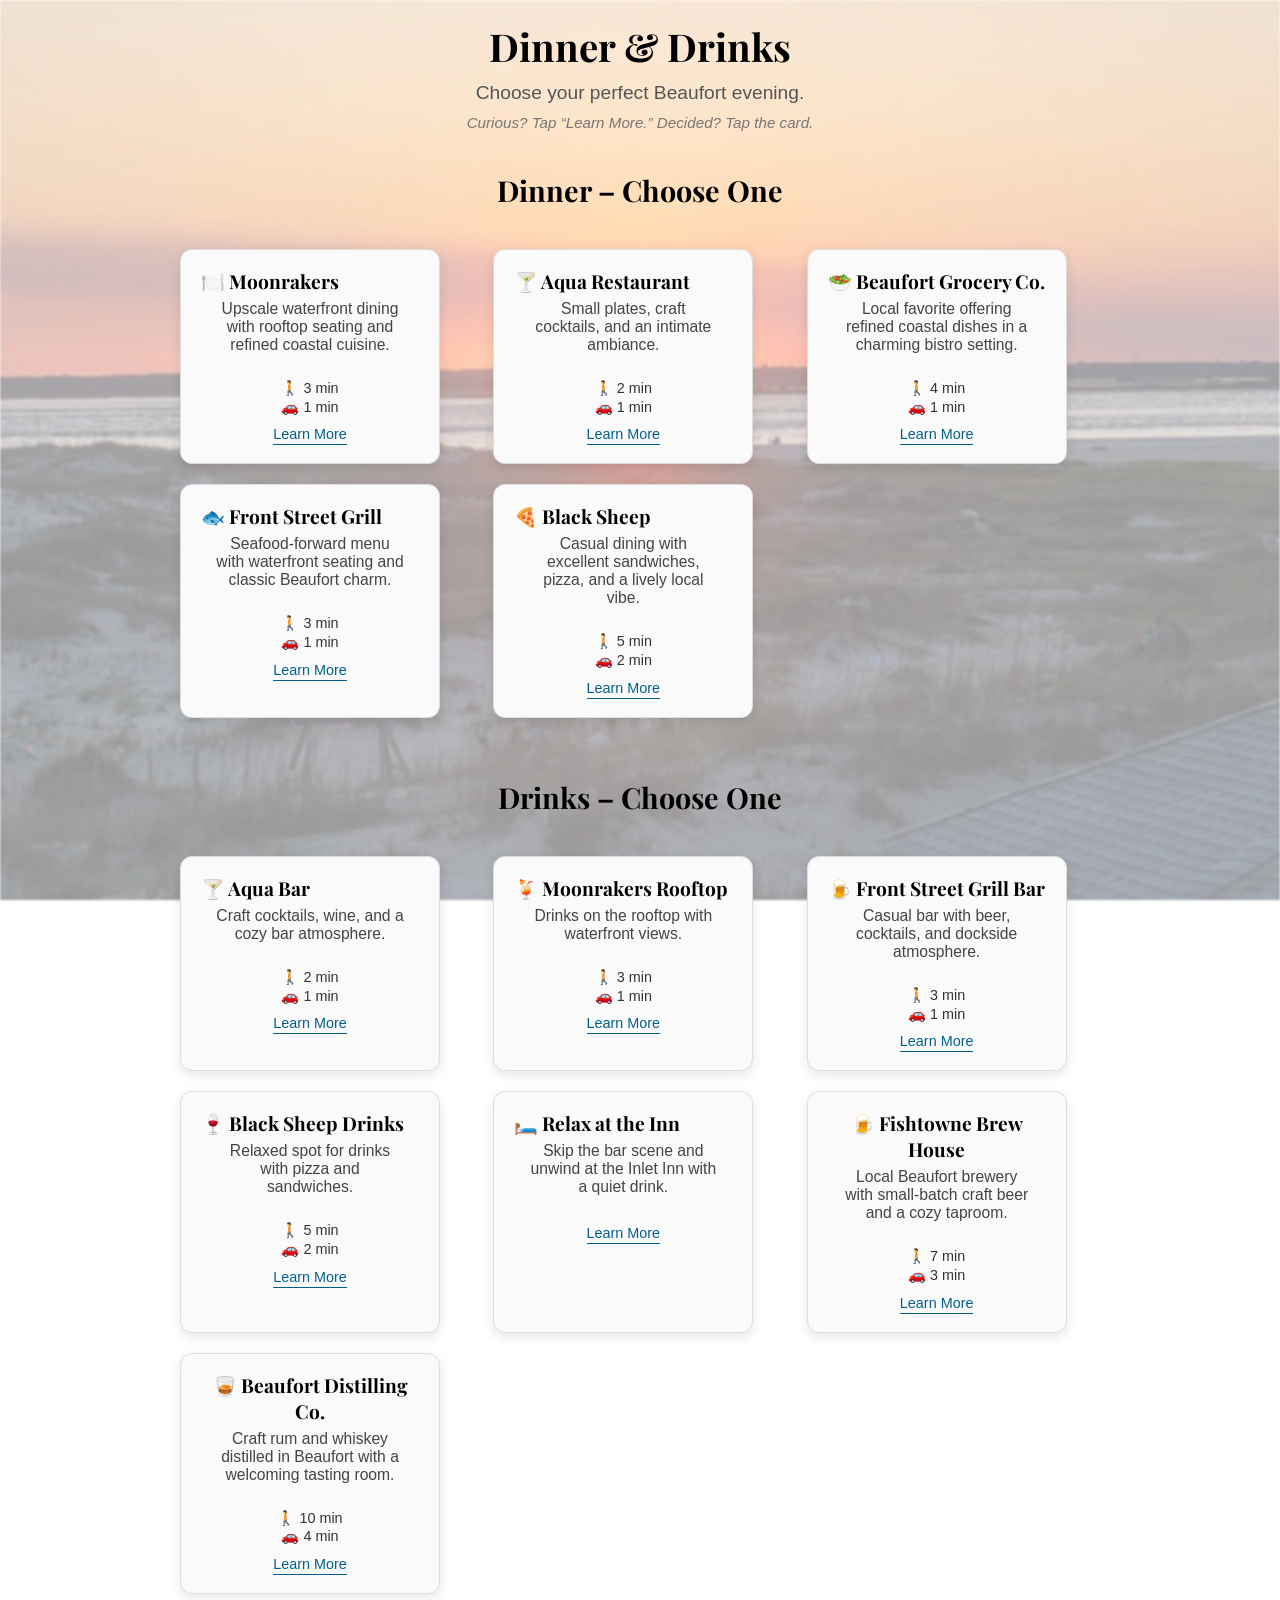
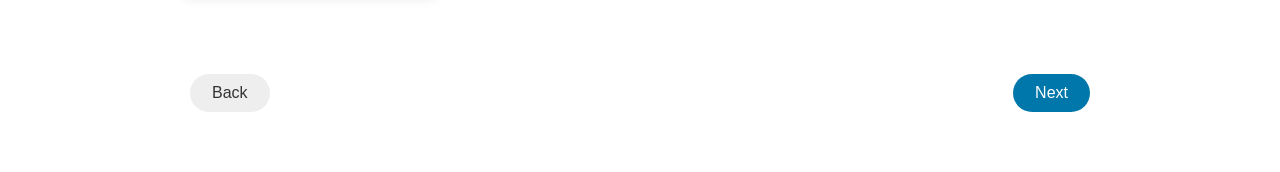
<file: dinner-and-drinks.html>
<!DOCTYPE html>
<html lang="en">
<head>
    <meta charset="UTF-8">
    <title>Dinner & Drinks – Beaufort</title>
    <meta name="viewport" content="width=device-width, initial-scale=1.0">

    <link rel="stylesheet" href="style.css">
    <link href="https://fonts.googleapis.com/css2?family=Playfair+Display:wght@500;700&family=Lato:wght@300;400;700&display=swap" rel="stylesheet">

    <style>
        /* ⭐ SUNSET BACKGROUND — BEAUFORT 2 */
        body::before {
            content: "";
            position: fixed;
            inset: 0;
            background: url('images/beaufort 2.jpg');
            background-size: cover;
            background-position: center;
            opacity: 0.40; /* visible but still subtle */
            filter: blur(1px);
            z-index: -1;
        }

        body {
            font-family: 'Lato', sans-serif;
            margin: 0;
            background: #ffffff;
        }

        .page-wrapper {
            max-width: 1000px;
            margin: 0 auto;
            padding: 20px;
            position: relative;
            z-index: 1;
        }

        h1 {
            font-family: 'Playfair Display', serif;
            text-align: center;
            font-size: 2.4rem;
            margin-bottom: 10px;
        }

        .page-subtitle {
            text-align: center;
            color: #555;
            margin-bottom: 10px;
        }

        .instruction-line {
            text-align: center;
            color: #777;
            font-size: 0.95rem;
            margin-bottom: 30px;
            font-style: italic;
        }

        .section {
            margin: 40px 0;
        }

        .section h2 {
            font-family: 'Playfair Display', serif;
            font-size: 1.8rem;
            text-align: center;
            margin-bottom: 10px;
        }

        .choices-container {
            display: grid;
            grid-template-columns: repeat(auto-fit, minmax(260px, 1fr));
            gap: 20px;
            margin-top: 20px;
        }

        .choice-card {
            border-radius: 12px;
            border: 1px solid #ddd;
            padding: 18px 20px;
            background: #fafafa;
            cursor: pointer;
            transition: box-shadow 0.2s ease, transform 0.2s ease;
        }

        .choice-card:hover {
            box-shadow: 0 6px 18px rgba(0,0,0,0.12);
            transform: translateY(-2px);
            background: #ffffff;
        }

        .choice-card.selected {
            border-color: #0077aa;
            box-shadow: 0 0 0 2px rgba(0,119,170,0.25);
            background: #f0fbff;
        }

        .choice-card h3 {
            margin: 0 0 6px 0;
            font-size: 1.2rem;
            font-family: 'Playfair Display', serif;
            display: flex;
            align-items: center;
            gap: 8px;
        }

        .choice-card p {
            margin: 4px 0;
            font-size: 0.98rem;
            color: #444;
        }

        .distance-line {
            margin-top: 10px;
            font-size: 0.9rem;
            color: #333;
            line-height: 1.3;
        }

        .card-link {
            display: inline-block;
            margin-top: 10px;
            font-size: 0.9rem;
            color: #005f8f;
            text-decoration: none;
            border-bottom: 1px solid #005f8f;
            padding-bottom: 2px;
        }

        .card-link:hover {
            color: #003f5f;
            border-bottom-color: #003f5f;
        }

        .nav-buttons {
            text-align: center;
            margin: 40px 0 20px 0;
        }

        .back-btn,
        .next-btn {
            padding: 10px 22px;
            margin: 0 10px;
            border-radius: 24px;
            border: none;
            cursor: pointer;
            font-size: 1rem;
        }

        .back-btn {
            background: #eee;
            color: #333;
        }

        .next-btn {
            background: #0077aa;
            color: #fff;
        }

        #error-message {
            display: none;
            text-align: center;
            color: #b00020;
            margin-bottom: 10px;
            font-size: 0.95rem;
        }
    </style>
</head>

<body>

<div class="page-wrapper">
    <h1>Dinner & Drinks</h1>
    <p class="page-subtitle">Choose your perfect Beaufort evening.</p>

    <p class="instruction-line">Curious? Tap “Learn More.” Decided? Tap the card.</p>

    <div id="error-message">
        Please choose both a <strong>Dinner</strong> option and a <strong>Drinks</strong> option before continuing.
    </div>

    <!-- DINNER SECTION -->
    <section class="section" id="dinner-section">
        <h2>Dinner – Choose One</h2>

        <div class="choices-container">

            <div class="choice-card" data-section="dinner" data-choice="Moonrakers">
                <h3>🍽️ Moonrakers</h3>
                <p>Upscale waterfront dining with rooftop seating and refined coastal cuisine.</p>

                <div class="distance-line">
                    <span>🚶 3 min</span><br>
                    <span>🚗 1 min</span>
                </div>

                <a class="card-link" href="https://moonrakersbeaufort.com/" target="_blank" onclick="event.stopPropagation()">Learn More</a>
            </div>

            <div class="choice-card" data-section="dinner" data-choice="Aqua">
                <h3>🍸 Aqua Restaurant</h3>
                <p>Small plates, craft cocktails, and an intimate ambiance.</p>

                <div class="distance-line">
                    <span>🚶 2 min</span><br>
                    <span>🚗 1 min</span>
                </div>

                <a class="card-link" href="https://aquaexperience.com/" target="_blank" onclick="event.stopPropagation()">Learn More</a>
            </div>

            <div class="choice-card" data-section="dinner" data-choice="Beaufort Grocery Co">
                <h3>🥗 Beaufort Grocery Co.</h3>
                <p>Local favorite offering refined coastal dishes in a charming bistro setting.</p>

                <div class="distance-line">
                    <span>🚶 4 min</span><br>
                    <span>🚗 1 min</span>
                </div>

                <a class="card-link" href="https://beaufortgrocery.com/" target="_blank" onclick="event.stopPropagation()">Learn More</a>
            </div>

            <div class="choice-card" data-section="dinner" data-choice="Front Street Grill">
                <h3>🐟 Front Street Grill</h3>
                <p>Seafood-forward menu with waterfront seating and classic Beaufort charm.</p>

                <div class="distance-line">
                    <span>🚶 3 min</span><br>
                    <span>🚗 1 min</span>
                </div>

                <a class="card-link" href="https://frontstreetgrillatstillwater.com/" target="_blank" onclick="event.stopPropagation()">Learn More</a>
            </div>

            <div class="choice-card" data-section="dinner" data-choice="Black Sheep">
                <h3>🍕 Black Sheep</h3>
                <p>Casual dining with excellent sandwiches, pizza, and a lively local vibe.</p>

                <div class="distance-line">
                    <span>🚶 5 min</span><br>
                    <span>🚗 2 min</span>
                </div>

                <a class="card-link" href="https://blacksheepbeaufort.com/" target="_blank" onclick="event.stopPropagation()">Learn More</a>
            </div>

        </div>
    </section>

    <!-- DRINKS SECTION -->
    <section class="section" id="drinks-section">
        <h2>Drinks – Choose One</h2>

        <div class="choices-container">

            <div class="choice-card" data-section="drinks" data-choice="Aqua Bar">
                <h3>🍸 Aqua Bar</h3>
                <p>Craft cocktails, wine, and a cozy bar atmosphere.</p>

                <div class="distance-line">
                    <span>🚶 2 min</span><br>
                    <span>🚗 1 min</span>
                </div>

                <a class="card-link" href="https://aquaexperience.com/" target="_blank" onclick="event.stopPropagation()">Learn More</a>
            </div>

            <div class="choice-card" data-section="drinks" data-choice="Moonrakers Rooftop">
                <h3>🍹 Moonrakers Rooftop</h3>
                <p>Drinks on the rooftop with waterfront views.</p>

                <div class="distance-line">
                    <span>🚶 3 min</span><br>
                    <span>🚗 1 min</span>
                </div>

                <a class="card-link" href="https://moonrakersbeaufort.com/" target="_blank" onclick="event.stopPropagation()">Learn More</a>
            </div>

            <div class="choice-card" data-section="drinks" data-choice="Front Street Grill Bar">
                <h3>🍺 Front Street Grill Bar</h3>
                <p>Casual bar with beer, cocktails, and dockside atmosphere.</p>

                <div class="distance-line">
                    <span>🚶 3 min</span><br>
                    <span>🚗 1 min</span>
                </div>

                <a class="card-link" href="https://frontstreetgrillatstillwater.com/" target="_blank" onclick="event.stopPropagation()">Learn More</a>
            </div>

            <div class="choice-card" data-section="drinks" data-choice="Black Sheep Drinks">
                <h3>🍷 Black Sheep Drinks</h3>
                <p>Relaxed spot for drinks with pizza and sandwiches.</p>

                <div class="distance-line">
                    <span>🚶 5 min</span><br>
                    <span>🚗 2 min</span>
                </div>

                <a class="card-link" href="https://blacksheepbeaufort.com/" target="_blank" onclick="event.stopPropagation()">Learn More</a>
            </div>

            <div class="choice-card" data-section="drinks" data-choice="Relax at the Inn">
                <h3>🛏️ Relax at the Inn</h3>
                <p>Skip the bar scene and unwind at the Inlet Inn with a quiet drink.</p>

                <a class="card-link" href="https://inlet-inn.com/features-amenities/" target="_blank" onclick="event.stopPropagation()">Learn More</a>
            </div>

            <div class="choice-card" data-section="drinks" data-choice="Fishtowne Brew House">
                <h3>🍺 Fishtowne Brew House</h3>
                <p>Local Beaufort brewery with small-batch craft beer and a cozy taproom.</p>

                <div class="distance-line">
                    <span>🚶 7 min</span><br>
                    <span>🚗 3 min</span>
                </div>

                <a class="card-link" href="https://www.fishtownebrewhouse.com/" target="_blank" onclick="event.stopPropagation()">Learn More</a>
            </div>

            <div class="choice-card" data-section="drinks" data-choice="Beaufort Distilling Co">
                <h3>🥃 Beaufort Distilling Co.</h3>
                <p>Craft rum and whiskey distilled in Beaufort with a welcoming tasting room.</p>

                <div class="distance-line">
                    <span>🚶 10 min</span><br>
                    <span>🚗 4 min</span>
                </div>

                <a class="card-link" href="https://www.beaufortdistilling.com/" target="_blank" onclick="event.stopPropagation()">Learn More</a>
            </div>

        </div>
    </section>

    <div class="nav-buttons">
        <button class="back-btn" onclick="goBack('arrival.html')">Back</button>
        <button class="next-btn" onclick="validateAndNext()">Next</button>
    </div>
</div>

<script>
    const cards = document.querySelectorAll('.choice-card');

    cards.forEach(card => {
        card.addEventListener('click', function (e) {
            if (e.target.closest('.card-link')) return;

            const section = this.dataset.section;
            const choice = this.dataset.choice;

            document.querySelectorAll(`.choice-card[data-section="${section}"]`)
                .forEach(c => c.classList.remove('selected'));

            this.classList.add('selected');

            localStorage.setItem(`dinner-drinks-${section}`, choice);
            document.getElementById('error-message').style.display = 'none';
        });
    });

    function validateAndNext() {
        const dinner = localStorage.getItem('dinner-drinks-dinner');
        const drinks = localStorage.getItem('dinner-drinks-drinks');

        if (!dinner || !drinks) {
            const error = document.getElementById('error-message');
            error.style.display = 'block';

            if (!dinner) {
                document.getElementById('dinner-section').scrollIntoView({ behavior: 'smooth' });
            } else if (!drinks) {
                document.getElementById('drinks-section').scrollIntoView({ behavior: 'smooth' });
            }
            return;
        }

        window.location.href = 'day2.html';
    }

    function goBack(page) {
        window.location.href = page;
    }
</script>

</body>
</html>
</file>
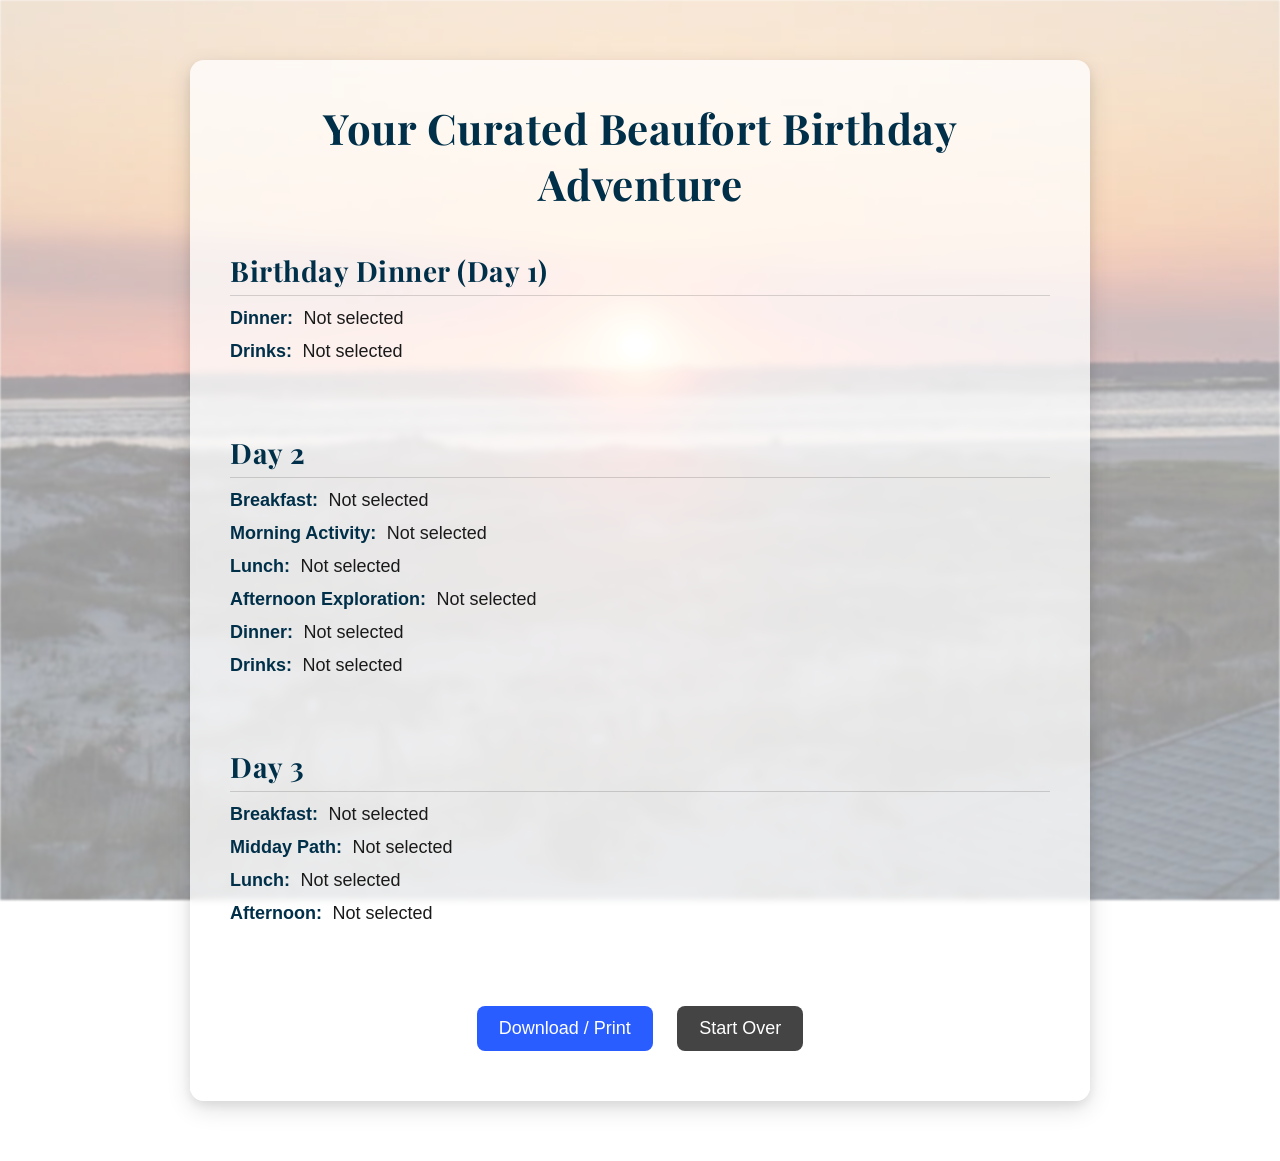
<file: itinerary.html>
<!DOCTYPE html>
<html lang="en">
<head>
    <meta charset="UTF-8">
    <title>Your Beaufort Birthday Adventure</title>
    <meta name="viewport" content="width=device-width, initial-scale=1.0">

    <link rel="stylesheet" href="style.css">
    <link href="https://fonts.googleapis.com/css2?family=Playfair+Display:wght@500;700&family=Lato:wght@300;400;700&display=swap" rel="stylesheet">

    <style>
        body {
            font-family: 'Lato', sans-serif;
            margin: 0;
            background: #ffffff;
        }

        /* BEACH BACKGROUND — BEAUFORT 2 */
        body::before {
            content: "";
            position: fixed;
            inset: 0;
            background: url('images/beaufort 2.jpg');
            background-size: cover;
            background-position: center;
            opacity: 0.40; /* clearly visible */
            filter: blur(1px);
            z-index: -1;
        }

        /* FLOATING CARD CONTAINER */
        .container {
            max-width: 900px;
            margin: 60px auto; /* gives space so background shows */
            padding: 40px;

            background: rgba(255, 255, 255, 0.75); /* lets background show through */
            border-radius: 14px;

            box-shadow:
                0 8px 24px rgba(0,0,0,0.12),
                0 4px 12px rgba(0,0,0,0.08);

            backdrop-filter: blur(3px); /* coastal modern glass effect */
        }

        h1 {
            font-family: 'Playfair Display', serif;
            font-size: 42px;
            margin-bottom: 10px;
            text-align: center;
            color: #003049;
            letter-spacing: 0.5px;
        }

        h2 {
            font-family: 'Playfair Display', serif;
            margin-top: 40px;
            font-size: 28px;
            letter-spacing: 0.5px;
            border-bottom: 1px solid rgba(0,0,0,0.15);
            padding-bottom: 6px;
            color: #003049;
        }

        .section {
            margin-bottom: 25px;
            padding-bottom: 20px;
        }

        .section div {
            margin: 12px 0;
        }

        .label {
            font-weight: 600;
            font-size: 18px;
            color: #003049;
        }

        .value {
            font-size: 18px;
            margin-left: 6px;
            color: #1a1a1a;
        }

        .btn-row {
            margin-top: 40px;
            text-align: center;
        }

        .btn {
            padding: 12px 22px;
            font-size: 18px;
            border-radius: 8px;
            border: none;
            cursor: pointer;
            margin: 10px;
        }

        .print-btn {
            background: #2a5dff;
            color: white;
        }

        .restart-btn {
            background: #444;
            color: white;
        }
    </style>
</head>

<body>
    <div class="container">
        <h1>Your Curated Beaufort Birthday Adventure</h1>

        <!-- DAY 1 DINNER -->
        <h2>Birthday Dinner (Day 1)</h2>
        <div class="section">
            <div><span class="label">Dinner:</span> <span id="dinner-drinks-dinner" class="value"></span></div>
            <div><span class="label">Drinks:</span> <span id="dinner-drinks-drinks" class="value"></span></div>
        </div>

        <!-- DAY 2 -->
        <h2>Day 2</h2>
        <div class="section">
            <div><span class="label">Breakfast:</span> <span id="day2-breakfast" class="value"></span></div>
            <div><span class="label">Morning Activity:</span> <span id="day2-morning" class="value"></span></div>
            <div><span class="label">Lunch:</span> <span id="day2-lunch" class="value"></span></div>
            <div><span class="label">Afternoon Exploration:</span> <span id="day2-afternoon" class="value"></span></div>
            <div><span class="label">Dinner:</span> <span id="day2-dinner" class="value"></span></div>
            <div><span class="label">Drinks:</span> <span id="day2-drinks" class="value"></span></div>
        </div>

        <!-- DAY 3 -->
        <h2>Day 3</h2>
        <div class="section">
            <div><span class="label">Breakfast:</span> <span id="day3-breakfast" class="value"></span></div>
            <div><span class="label">Midday Path:</span> <span id="day3-midday" class="value"></span></div>
            <div><span class="label">Lunch:</span> <span id="day3-lunch" class="value"></span></div>
            <div><span class="label">Afternoon:</span> <span id="day3-afternoon" class="value"></span></div>
        </div>

        <div class="btn-row">
            <button class="btn print-btn" onclick="window.print()">Download / Print</button>
            <button class="btn restart-btn" onclick="window.location.href='index.html'">Start Over</button>
        </div>
    </div>

    <script>
        const fields = [
            'dinner-drinks-dinner',
            'dinner-drinks-drinks',

            'day2-breakfast',
            'day2-morning',
            'day2-lunch',
            'day2-afternoon',
            'day2-dinner',
            'day2-drinks',

            'day3-breakfast',
            'day3-midday',
            'day3-lunch',
            'day3-afternoon'
        ];

        fields.forEach(key => {
            const value = localStorage.getItem(key);
            const element = document.getElementById(key);

            if (element) {
                element.textContent = value ? value : "Not selected";
            }
        });
    </script>
</body>
</html>
</file>
<file: style.css>
/* GLOBAL RESET */
* {
    margin: 0;
    padding: 0;
    box-sizing: border-box;
    font-family: Arial, Helvetica, sans-serif;
}

/* HERO SECTION */
.hero {
    position: relative;
    width: 100%;
    height: 100vh;
    overflow: hidden;
}

.hero-img {
    width: 100%;
    height: 100%;
    object-fit: cover;
    filter: brightness(60%);
}

.hero-text {
    position: absolute;
    top: 50%;
    left: 50%;
    transform: translate(-50%, -50%);
    text-align: center;
    color: white;
}

.hero-text h1 {
    font-size: 3rem;
    margin-bottom: 10px;
}

.hero-text p {
    font-size: 1.3rem;
    margin-bottom: 25px;
}

/* BUTTONS */
.start-btn,
.next-btn,
.back-btn {
    padding: 12px 25px;
    font-size: 1.1rem;
    border: none;
    border-radius: 8px;
    cursor: pointer;
    background-color: #ffffff;
    color: #333;
    transition: 0.2s;
}

.start-btn:hover,
.next-btn:hover,
.back-btn:hover {
    background-color: #f0f0f0;
}

/* PAGE TITLES */
.page-title {
    text-align: center;
    margin-top: 30px;
    font-size: 2rem;
}

.page-subtitle {
    text-align: center;
    margin-bottom: 25px;
    font-size: 1.2rem;
    color: #555;
}

/* CHOICE CARDS */
.choices-container {
    display: flex;
    flex-wrap: wrap;
    justify-content: center;
    gap: 25px;
    padding: 20px;
}

.choice-card {
    width: 300px;
    background: #fff;
    border-radius: 12px;
    overflow: hidden;
    box-shadow: 0 4px 10px rgba(0,0,0,0.15);
    cursor: pointer;
    transition: transform 0.2s;
    text-align: center;
}

.choice-card:hover {
    transform: scale(1.03);
}

.choice-card img {
    width: 100%;
    height: 200px;
    object-fit: cover;
}

.choice-card h2 {
    margin: 15px 0 5px;
}

.choice-card p {
    padding: 0 15px 15px;
    color: #555;
}

.external-link {
    display: block;
    padding: 10px;
    background: #f7f7f7;
    text-decoration: none;
    color: #0077cc;
    font-weight: bold;
}

/* NAVIGATION BUTTONS */
.nav-buttons {
    display: flex;
    justify-content: space-between;
    padding: 20px;
}
/* Boutique link styling */
.external-link {
    color: #005f8f;
    text-decoration: none;
    font-weight: 500;
    border-bottom: 1px solid #005f8f;
    padding-bottom: 2px;
}

.external-link:hover {
    color: #003f5f;
    border-bottom-color: #003f5f;
}

/* Boutique card layout */
.choices-container {
    display: flex;
    flex-wrap: wrap;
    justify-content: center;
    gap: 25px;
}

.choice-card {
    background: white;
    border-radius: 12px;
    padding: 15px;
    width: 260px;
    box-shadow: 0 4px 12px rgba(0,0,0,0.1);
    transition: transform 0.2s ease;
    animation: fadeInUp 0.6s ease;
}

.choice-card:hover {
    transform: translateY(-4px);
}

@keyframes fadeInUp {
    from { opacity: 0; transform: translateY(15px); }
    to { opacity: 1; transform: translateY(0); }
}
</file>
